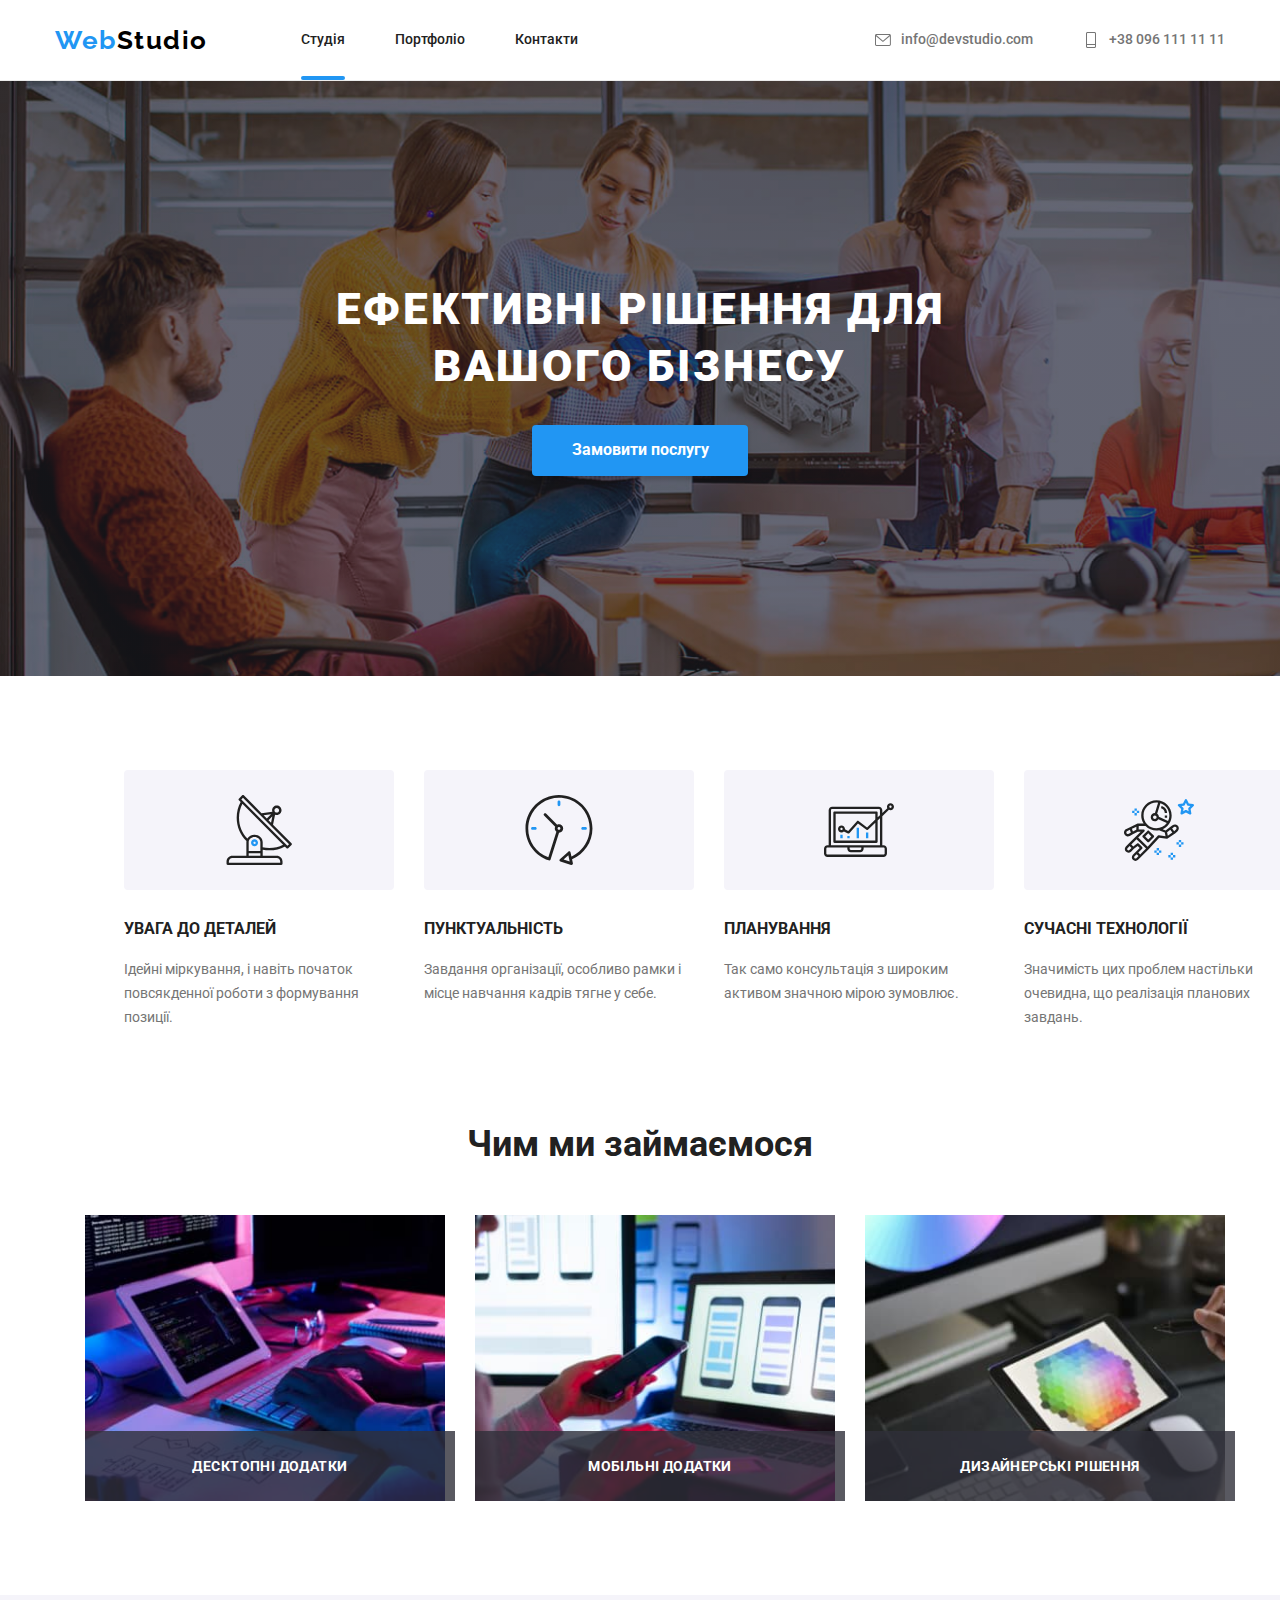
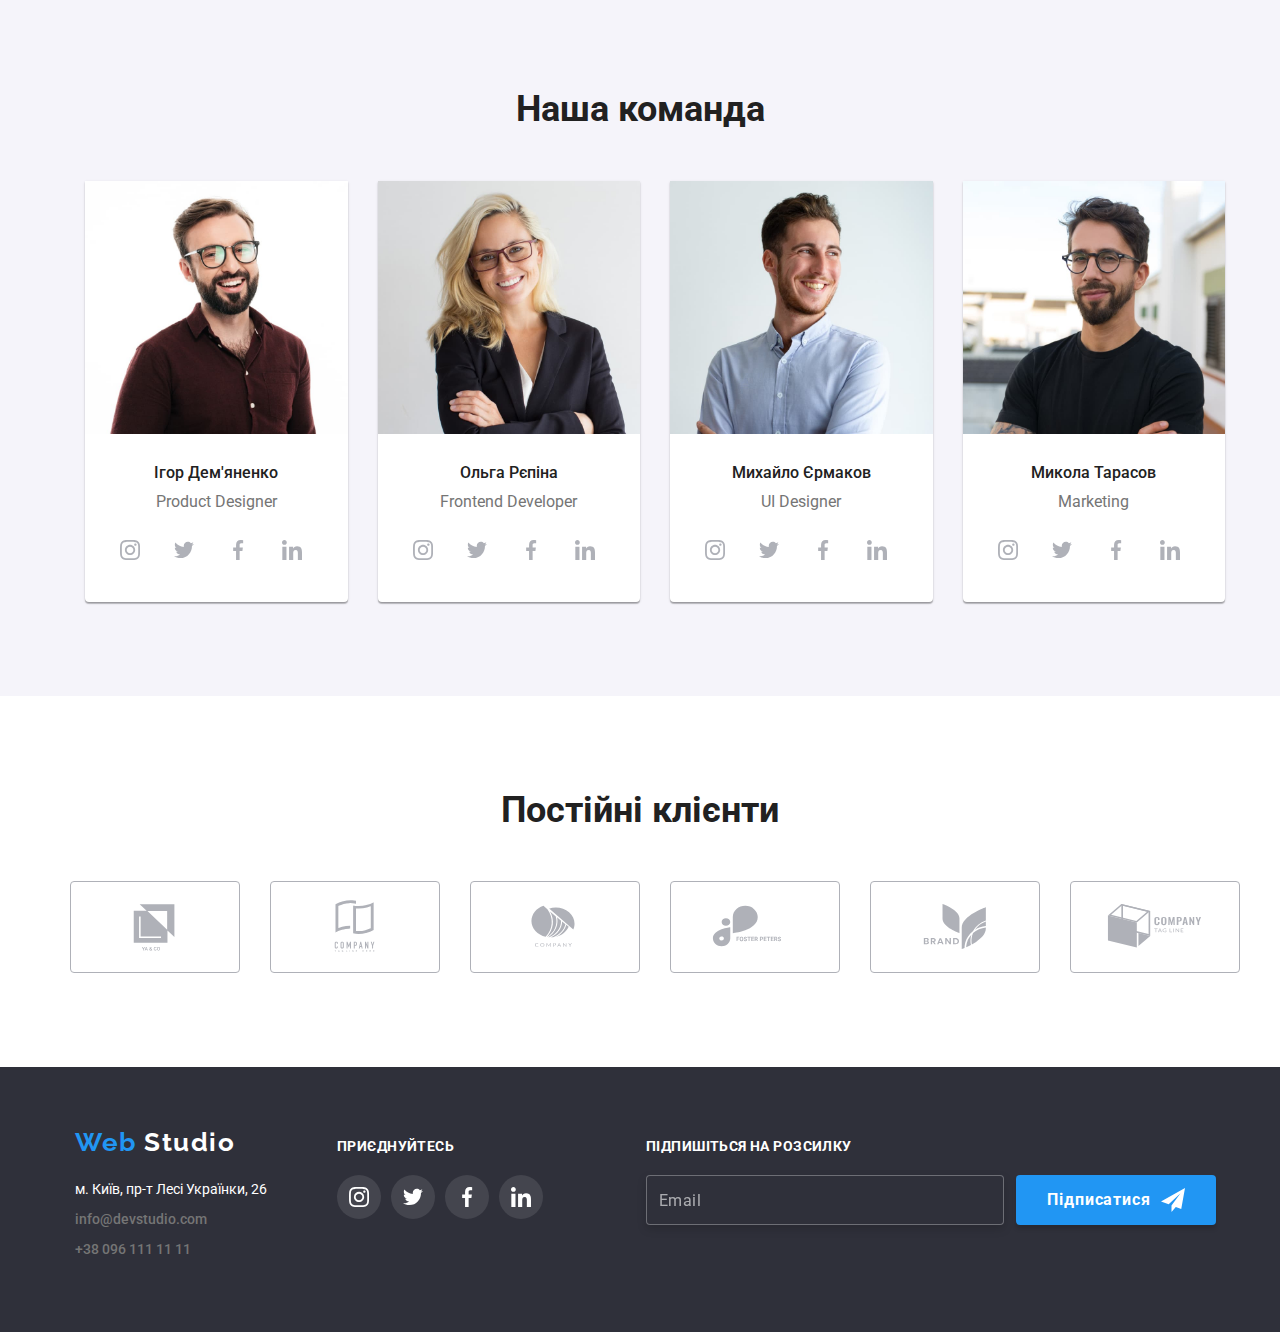
<file: index.html>
<!DOCTYPE html>
<html lang="en">

<head>
    <meta charset="UTF-8">
    <meta http-equiv="X-UA-Compatible" content="IE=edge">
    <meta name="viewport" content="width=device-width, initial-scale=1.0">
    <link rel="preconnect" href="https://fonts.googleapis.com">
    <link rel="preconnect" href="https://fonts.gstatic.com" crossorigin>
    <link
        href="https://fonts.googleapis.com/css2?family=Raleway:wght@700&family=Roboto:wght@400;500;700;900&display=swap"
        rel="stylesheet">
    <title>Document</title>
    <!-- <link rel="stylesheet" href="./css/styles.css">
    <link rel="stylesheet" href="./css/normalise.css"> -->

    <link rel="stylesheet" href="https://cdnjs.cloudflare.com/ajax/libs/modern-normalize/1.1.0/modern-normalize.min.css">
    <link rel="stylesheet" href="./css/main.min.css">
</head>

<body>
    <!--ШАПКА САЙТУ-->
    <header class="header">
        <div class="container header__container">
            <nav class="header__container">

                <a href="index.html" class="header__logo"><span class="logo__accent">Web</span>Studio</a>


                <ul class="header__nav list">
                    <li class="header__item"> <a class="header__link link current header__currents" href="./index.html">Студія</a></li>
                    <li class="header__item"> <a class="header__link link header__currents" href="./portfolio.html">Портфоліо</a></li>
                    <li class="header__item"> <a class="header__link link header__currents" href="">Контакти</a></li>
                </ul>
            </nav>
            <div class="header-contacts">
                <ul class="header__contacts list">

                    <li class="header__social contacts__mail">
                        <a class="header-contacts contacts__link link" href="mailto:info@devstudio.com">

                            <svg viewBox="0 0 100 100" width="16">
                                <use xlink:href="./images1/sprite.svg#icon-mail"></use>
                            </svg>info@devstudio.com

                        </a>
                    </li>


                    <li class="header__social contacts__tel">

                        <a class=" header-contacts contacts__link link" href="tel:+380961111111">

                            <svg viewBox="0 0 100 100" width="16">
                                <use xlink:href="./images1/sprite.svg#icon-telephone"></use>
                            </svg>+38 096 111 11 11
                        </a>
                    </li>

                </ul>
            </div>

        </div>
    </header>
    <main class="main">
        <!--БЛОК ГЕРОЙ-->

        <section class="hero">
            <div class="container">
                <h1 class="hero__title">Ефективні рішення для вашого бізнесу</h1>
                <button type="button" class="hero__button" data-modal-open >Замовити послугу</button>
            </div>
        </section>

        <!-- FORM -->
        
        <div class="backdrop is-hidden" data-modal>
            <div class="modal">
        
                <button type="button" class="close-button" data-modal-close>
                    <svg viewBox="0 0 100 100" width="11" height="11">
                        <use xlink:href="./images1/sprite.svg#icon-modal-close"></use>
                    </svg>
                </button>
        
                <p class="modal-title">Залиште свої дані, ми вам передзвонимо</p>
        
                <form>
        
                    <div class="form-element">
                        <label class="label label-name" for="name">Ім'я</label>
                        <div class="input-wrap">
        
                            <input class="form-name input-form" type="text" name="name" id="name" />
                            <svg class="input-svg" viewBox="0 0 100 100" width="18" height="18">
                                <use xlink:href="./images1/sprite.svg#icon-form-person"></use>
                            </svg>
                        </div>
        
                    </div>
        
                    <div class="form-element">
                        <label class="label" for="tel">Телефон</label>
                        <div class="input-wrap">
        
                            <input class="form-tel input-form" type="tel" name="tel" id="tel"
                                pattern="+[0-9]{2}-[0-9]{3}-[0-9]{3}-[0-9]{2}-[0-9]{2}" />
                            <svg class="input-svg" viewBox="0 0 100 100" width="18" height="18">
                                <use xlink:href="./images1/sprite.svg#icon-form-phone"></use>
                            </svg>
                        </div>
        
                    </div>
        
                    <div class="form-element">
                        <label class="label" for="mail">Пошта</label>
                        <div class="input-wrap">
        
                            <input class="form-mail input-form" type="email" name="mail" id="mail" />
                            <svg class="input-svg" viewBox="0 0 100 100" width="18" height="18">
                                <use xlink:href="./images1/sprite.svg#icon-form-email"></use>
                            </svg>
                        </div>
        
                    </div>
        
                    <div class="form-element">
                        <label class="label" for="search">Коментар</label>
        
                        <textarea class="form-textarea" name="" id="" cols="30" rows="20"
                            placeholder="Введіть текст"></textarea>
        
                    </div>
        
                    <div class="accept">
                        <input type="checkbox" name="accept" value="accept" id="accept" class="visually-hidden" />
                        <div class="checkbox">
                            <label class="label-accept" for="accept">
                                <svg viewBox="0 0 100 100" width="12">
                                    <use xlink:href="./images1/sprite.svg#icon-tick"></use>
                                </svg>
                                </div>
                                </label>
                                <label class="label-accept" for="accept">
                                <p class="text-in-checkbox">Погоджуюся з розсилкою та приймаю
                                    <span><a class="contract-link link" href="">Умови договору</a> </span>
                                </p>

                            </label>
                                
                    </div>
        
                    <button type="submit" class="form-btn">Відправити</button>
        
                </form>
        
        
            </div>
        
        </div>

        <!--ПЕРЕВАГИ-->
        <section class="section">
            <div class="container ">
                <h2 hidden>Переваги</h2>
            </div>
            <ul class="benefits">
                <li class="benefits__item">
                    <div class="benefits__svg ">

                        <svg viewBox="0 0 100 100" width="70">
                            <use xlink:href="./images1/sprite.svg#icon-antena-1"></use>
                        </svg>

                    </div>

                    <h3 class="benefits__title">УВАГА ДО ДЕТАЛЕЙ</h3>
                    <p class="benefits__description">Ідейні міркування, і навіть початок повсякденної роботи з формування позиції.
                    </p>

                </li>
                <li class="benefits__item">
                    <div class="benefits__svg">

                        <svg viewBox="0 0 100 100" width="70">
                            <use xlink:href="./images1/sprite.svg#icon-clock-2"></use>
                        </svg>

                    </div>

                    <h3 class="benefits__title">ПУНКТУАЛЬНІСТЬ</h3>
                    <p class="benefits__description">Завдання організації, особливо рамки і місце навчання кадрів тягне у себе.
                    </p>

                </li>
                <li class="benefits__item">
                    <div class="benefits__svg">

                        <svg viewBox="0 0 100 100" width="70">
                            <use xlink:href="./images1/sprite.svg#icon-diagram-3"></use>
                        </svg>

                    </div>

                    <h3 class="benefits__title">ПЛАНУВАННЯ</h3>
                    <p class="benefits__description">Так само консультація з широким активом значною мірою зумовлює.</p>

                </li>

                <li class="benefits__item">
                    <div class="benefits__svg">

                        <svg viewBox="0 0 100 100" width="70">
                            <use xlink:href="./images1/sprite.svg#icon-astronaut-4"></use>
                        </svg>

                    </div>

                    <h3 class="benefits__title">СУЧАСНІ ТЕХНОЛОГІЇ</h3>
                    <p class="benefits__description">Значимість цих проблем настільки очевидна, що реалізація планових завдань.
                    </p>

                </li>
            </ul>
            </div>
        </section>
        <!--ЧИМ ЗАЙМАЄМОСЯ-->
        <section class="section-works">
            <div class="container">
                <h2 class="section-title">Чим ми займаємося</h2>

                <ul class="work-list list">
                    <li class="work-item">
                        <div class="work-text"><p class="text-on-photo">ДЕСКТОПНІ ДОДАТКИ</p></div>
                        <img class="card-img" src="./images1/img.jpg" alt=" робота з планшетом " width="370">
                        
                    </li>

                    <li class="work-item">
                        <div class="work-text"><p class="text-on-photo">МОБІЛЬНІ ДОДАТКИ</p></div>

                        <img class="card-img" src="./images1/img2.jpg" alt=" робота з телефоном " width="370">
                        
                    </li>

                    <li class="work-item">
                        <div class="work-text"><p class="text-on-photo">ДИЗАЙНЕРСЬКІ РІШЕННЯ</p></div>

                        <img class="card-img" src="./images1/img3.jpg" alt=" робота з підбором кольорів " width="370">
                        
                    </li>
                </ul>
            </div>
        </section>
        <!--НАША КОМАНДА-->
        <section class="section-team">

            <h2 class="section-title">Наша команда</h2>

            <div class="container">

                <ul class="team-member-list">

                    <li class="team-item">
                        <article class="team-card">
                            <div class="team-card-thumb">
                                <img class="card-img" src="./images1/team-member1.jpg"
                                    alt=" учасник команди Ігор Дем'яненко" width="270">
                            </div>
                            <div class="team-card-content">

                                <h3 class="team-member">Ігор Дем'яненко</h3>

                                <p class="job-education">Product Designer</p>
                                <ul class="team-card-social list">
                                    <li class="social-item">
                                        <a class="social-link link" href="">
                                            <svg viewBox="0 0 100 100" width="20" height="20">
                                                <use xlink:href="./images1/sprite.svg#icon-instagram-1"></use>
                                            </svg>
                                        </a>
                                    </li>
                                    <li class="social-item">
                                        <a class="social-link link" href="">
                                            <svg viewBox="0 0 100 100" width="20" height="20">
                                                <use xlink:href="./images1/sprite.svg#icon-twitter-2"></use>
                                            </svg>
                                        </a>
                                    </li>
                                    <li class="social-item">
                                        <a class=" social-link link" href="">
                                            <svg viewBox="0 0 100 100" width="20" height="20">
                                                <use xlink:href="./images1/sprite.svg#icon-facebook-3"></use>
                                            </svg>
                                        </a>
                                    </li>
                                    <li class="social-item">
                                        <a class="social-link link" href="">
                                            <svg viewBox="0 0 100 100" width="20" height="20">
                                                <use xlink:href="./images1/sprite.svg#icon-linkedin-4"></use>
                                            </svg>
                                        </a>
                                    </li>
                                </ul>

                            </div>
                        </article>
                    </li>


                    <li class="team-item">
                        <article class="team-card">
                            <div class="card-thumb">
                                <img class="card-img" src="./images1/team-member2.jpg"
                                    alt=" учасник команди Ольга Рєпіна" width="270">
                            </div>
                            <div class="team-card-content">

                                <h3 class="team-member">Ольга Рєпіна</h3>

                                <p class="job-education">Frontend Developer</p>
                                <ul class="team-card-social list">
                                    <li class="social-item">
                                        <a class="social-link link" href="">
                                            <svg viewBox="0 0 100 100" width="20" height="20">
                                                <use xlink:href="./images1/sprite.svg#icon-instagram-1"></use>
                                            </svg>
                                        </a>
                                    </li>
                                    <li class="social-item">
                                        <a class="social-link link" href="">
                                            <svg viewBox="0 0 100 100" width="20" height="20">
                                                <use xlink:href="./images1/sprite.svg#icon-twitter-2"></use>
                                            </svg>
                                        </a>
                                    </li>
                                    <li class="social-item">
                                        <a class=" social-link link" href="">
                                            <svg viewBox="0 0 100 100" width="20" height="20">
                                                <use xlink:href="./images1/sprite.svg#icon-facebook-3"></use>
                                            </svg>
                                        </a>
                                    </li>
                                    <li class="social-item">
                                        <a class="social-link link" href="">
                                            <svg viewBox="0 0 100 100" width="20" height="20">
                                                <use xlink:href="./images1/sprite.svg#icon-linkedin-4"></use>
                                            </svg>
                                        </a>
                                    </li>
                                </ul>

                            </div>
                        </article>
                    </li>

                    <li class="team-item">
                        <article class="team-card">
                            <div class="card-thumb">
                                <img class="card-img" src="./images1/team-member3.jpg"
                                    alt=" учасник команди Микола Тарасов" width="270">
                            </div>
                            <div class="team-card-content">

                                <h3 class="team-member">Михайло Єрмаков</h3>

                                <p class="job-education">UI Designer</p>
                                <ul class="team-card-social list">
                                    <li class="social-item">
                                        <a class="social-link link" href="">
                                            <svg viewBox="0 0 100 100" width="20" height="20">
                                                <use xlink:href="./images1/sprite.svg#icon-instagram-1"></use>
                                            </svg>
                                        </a>
                                    </li>
                                    <li class="social-item">
                                        <a class="social-link link" href="">
                                            <svg viewBox="0 0 100 100" width="20" height="20">
                                                <use xlink:href="./images1/sprite.svg#icon-twitter-2"></use>
                                            </svg>
                                        </a>
                                    </li>
                                    <li class="social-item">
                                        <a class=" social-link link" href="">
                                            <svg viewBox="0 0 100 100" width="20" height="20">
                                                <use xlink:href="./images1/sprite.svg#icon-facebook-3"></use>
                                            </svg>
                                        </a>
                                    </li>
                                    <li class="social-item">
                                        <a class="social-link link" href="">
                                            <svg viewBox="0 0 100 100" width="20" height="20">
                                                <use xlink:href="./images1/sprite.svg#icon-linkedin-4"></use>
                                            </svg>
                                        </a>
                                    </li>
                                </ul>

                            </div>
                        </article>
                    </li>

                    <li class="team-item">
                        <article class="team-card">
                            <div class="card-thumb">
                                <img class="card-img" src="./images1/team-member4.jpg"
                                    alt=" учасник команди Михайло Єрмаков" width="270">
                            </div>
                            <div class="team-card-content">

                                <h3 class="team-member">Микола Тарасов</h3>

                                <p class="job-education">Marketing</p>
                                <ul class="team-card-social list">
                                    <li class="social-item">
                                        <a class="social-link link" href="">
                                            <svg viewBox="0 0 100 100" width="20" height="20">
                                                <use xlink:href="./images1/sprite.svg#icon-instagram-1"></use>
                                            </svg>
                                        </a>
                                    </li>
                                    <li class="social-item">
                                        <a class="social-link link" href="">
                                            <svg viewBox="0 0 100 100" width="20" height="20">
                                                <use xlink:href="./images1/sprite.svg#icon-twitter-2"></use>
                                            </svg>
                                        </a>
                                    </li>
                                    <li class="social-item">
                                        <a class=" social-link link" href="">
                                            <svg viewBox="0 0 100 100" width="20" height="20">
                                                <use xlink:href="./images1/sprite.svg#icon-facebook-3"></use>
                                            </svg>
                                        </a>
                                    </li>
                                    <li class="social-item">
                                        <a class="social-link link" href="">
                                            <svg viewBox="0 0 100 100" width="20" height="20">
                                                <use xlink:href="./images1/sprite.svg#icon-linkedin-4"></use>
                                            </svg>
                                        </a>
                                    </li>
                                </ul>

                            </div>
                        </article>
                    </li>

                </ul>

        </section>

        <!--ПОСТІЙНІ КЛІЕНТИ-->
        <section class="clients">
            <div class="container">
                <h2 class="clients__title">Постійні клієнти</h2>
                <ul class="clients__list list">
                    <li class="clients__item">
                        <a class="clients__link link" href="">
                            <svg  width="106" height="60">
                                <use xlink:href="./images1/sprite.svg#icon-clients-1"></use>
                            </svg>
                        </a>
                    </li>
                    <li class="clients__item">
                        <a class="clients__link link" href="">
                            <svg width="106" height="60">
                                <use xlink:href="./images1/sprite.svg#icon-clients-2"></use>
                            </svg>
                        </a>
                    </li>
                    <li class="clients__item">
                        <a class="clients__link link" href="">
                            <svg width="106" height="60">
                                <use xlink:href="./images1/sprite.svg#icon-clients-3"></use>
                            </svg>
                        </a>
                    </li>
                    <li class="clients__item">
                        <a class="clients__link link" href="">
                            <svg width="106" height="60">
                                <use xlink:href="./images1/sprite.svg#icon-clients-4"></use>
                            </svg>
                        </a>
                    </li>
                    <li class="clients__item">
                        <a class="clients__link link" href="">
                            <svg width="106" height="60">
                                <use xlink:href="./images1/sprite.svg#icon-clients-5"></use>
                            </svg>
                        </a>
                    </li>
                    <li class="clients__item">
                        <a class="clients__link link" href="">
                            <svg width="106" height="60">
                                <use xlink:href="./images1/sprite.svg#icon-clients-6"></use>
                            </svg>
                        </a>
                    </li>
                </ul>
            </div>
        </section>
    </main>

    <!--ФУТЕР-->

    <footer class="footer">
        <div class="container">
            <div class="footer-flex-wrapper">
                <div class="footer-nav">
                    <a href="index.html" class="logo-footer"> <span class="logo-accent">Web</span> <span
                            class="footer-studio">Studio</span>
                    </a>
                    <address>

                        <ul class="contacts-footer list">
                            <li class="item"> <a
                                    href="https://www.google.com.ua/maps/place/%D0%B1%D1%83%D0%BB.+%D0%9B%D0%B5%D1%81%D0%B8+%D0%A3%D0%BA%D1%80%D0%B0%D0%B8%D0%BD%D0%BA%D0%B8,+26,+%D0%9A%D0%B8%D0%B5%D0%B2,+02000/@50.4265841,30.5361971,17z/data=!3m1!4b1!4m5!3m4!1s0x40d4cf0e033ecbe9:0x57a4dffefec77da0!8m2!3d50.4265807!4d30.5383858?hl=ru"
                                    target="_blank" rel="noopener nofollow noreferrer" class="address">
                                    м. Київ, пр-т Лесі Українки, 26</a></li>
                            <li class="item"><a href="mailto:info@devstudio.com" class="link">info@devstudio.com</a>
                            </li>
                            <li class="item"><a class=" footer-link link" href="tel:+380961111111" >+38 096 111 11 11</a></li>
                        </ul>

                    </address>
                </div>


                <div class="social-footer">
                    <b class="footer-title-form">ПРИЄДНУЙТЕСЬ</b>

                    <div class="social-media">
                        <ul class="team-card-social list">
                            <li class="social-item">
                                <a class="social-footer-link link" href="">
                                    <svg  viewBox="0 0 100 100" width="20" height="20">
                                        <use xlink:href="./images1/sprite.svg#icon-instagram-1"></use>
                                    </svg>
                                </a>
                            </li>
                            <li class="social-item">
                                <a class="social-footer-link link" href="">
                                    <svg  viewBox="0 0 100 100" width="20" height="20">
                                        <use xlink:href="./images1/sprite.svg#icon-twitter-2"></use>
                                    </svg>
                                </a>
                            </li>
                            <li class="social-item">
                                <a class=" social-footer-link link" href="">
                                    <svg viewBox="0 0 100 100" width="20" height="20">
                                        <use xlink:href="./images1/sprite.svg#icon-facebook-3"></use>
                                    </svg>
                                </a>
                            </li>
                            <li class="social-item">
                                <a class="social-footer-link link" href="">
                                    <svg viewBox="0 0 100 100" width="20" height="20">
                                        <use xlink:href="./images1/sprite.svg#icon-linkedin-4"></use>
                                    </svg>
                                </a>
                            </li>
                        </ul>
                    </div>
                </div>

                <div class="footer-form">
                    <b class="footer-title-form">ПІДПИШІТЬСЯ НА РОЗСИЛКУ</b>
                    <form>
                    <div class="form-element-footer">
                        
                        <label class="label" for="mail"></label>
                        
                        <input class="footer-mail" type="email" name="mail" id="mail" placeholder="Email" />
                        
                        <button type="submit" class="footer-btn">Підписатися
                            <svg class="footer-form-svg" viewBox="0 0 100 100" width="24" height="24">
                                <use xlink:href="./images1/sprite.svg#icon-subscribe"></use>
                            </svg>
                        </button>
                    </div>
                    </form>
            </div>
        </div>
    </footer>
    
    <script src="./js/modal.js"></script>
   

</body>

</html>
</file>
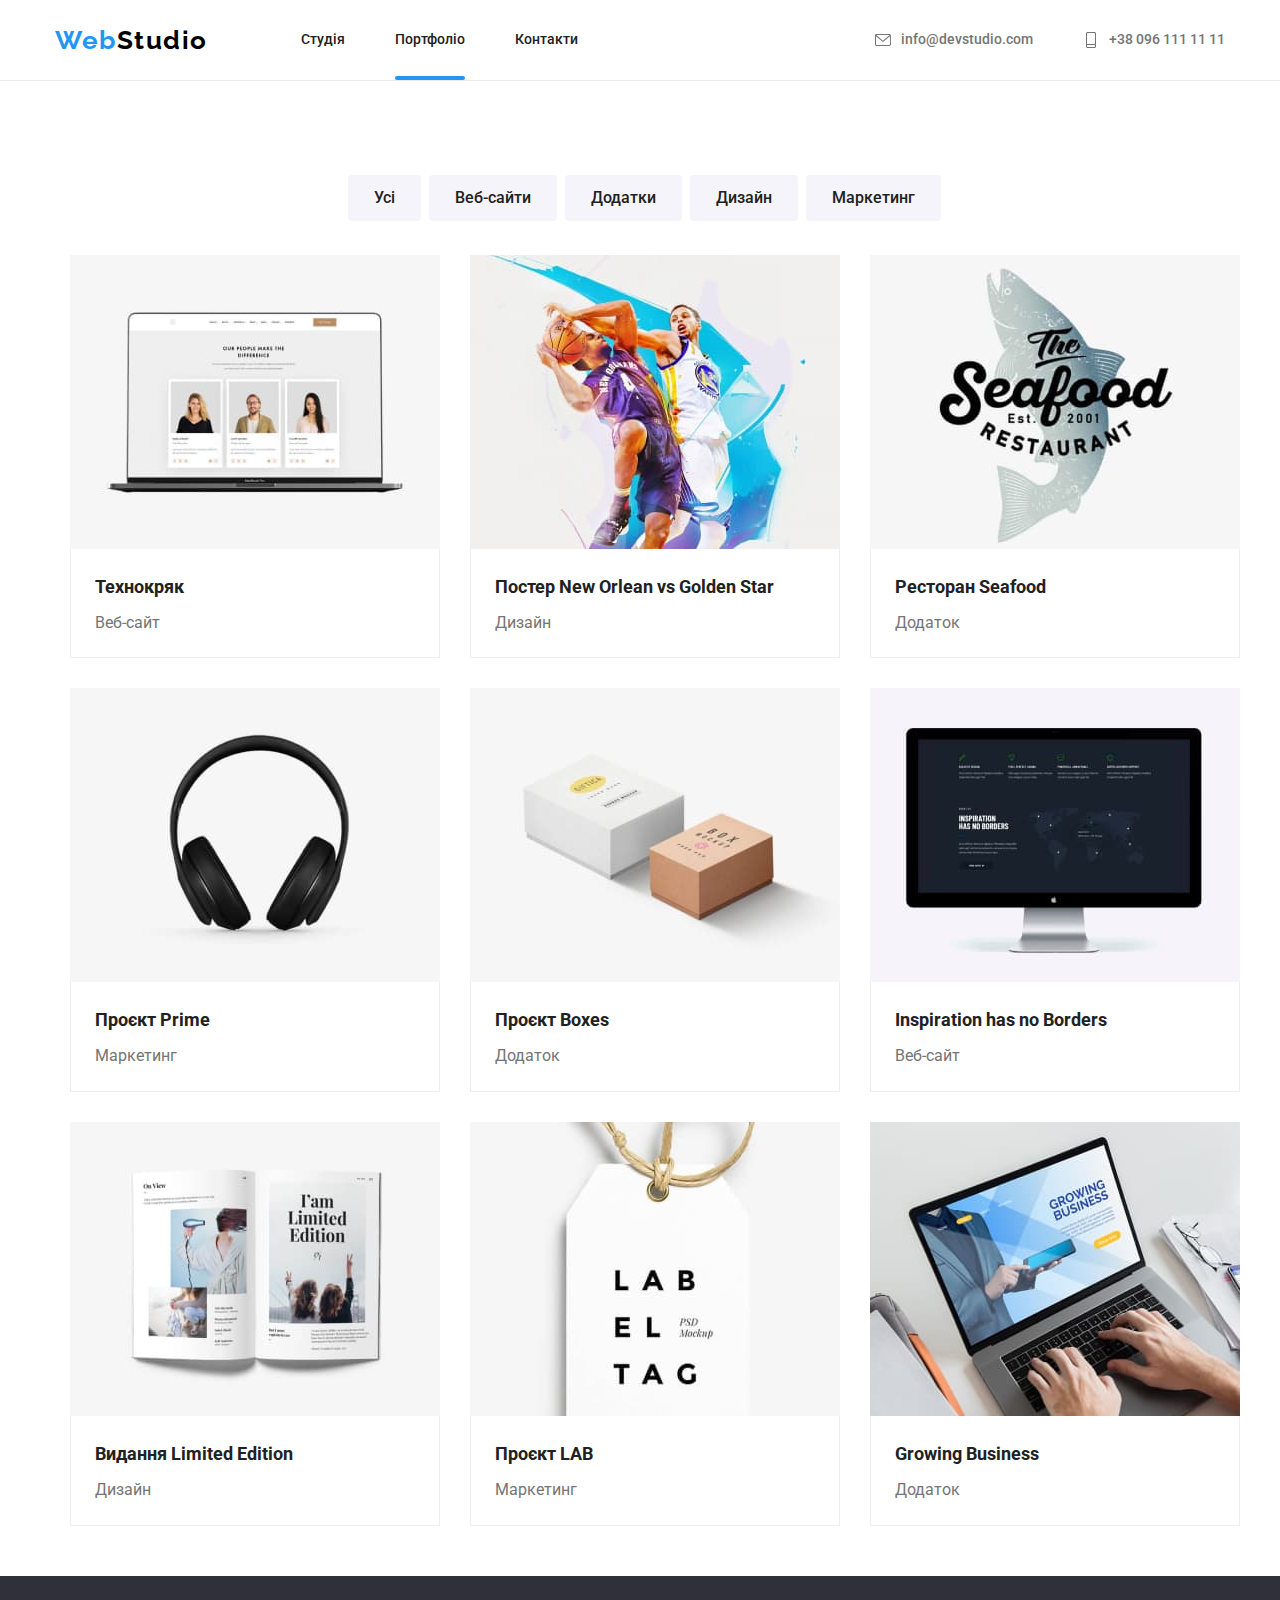
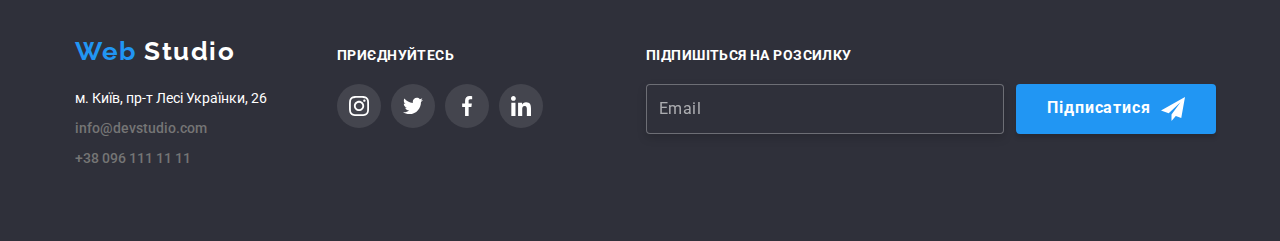
<file: portfolio.html>
<!DOCTYPE html>
<html lang="en">

<head>
    <meta charset="UTF-8">
    <meta http-equiv="X-UA-Compatible" content="IE=edge">
    <meta name="viewport" content="width=device-width, initial-scale=1.0">
    <link rel="preconnect" href="https://fonts.googleapis.com">
    <link rel="preconnect" href="https://fonts.gstatic.com" crossorigin>
    <link
        href="https://fonts.googleapis.com/css2?family=Raleway:wght@700&family=Roboto:wght@400;500;700;900&display=swap"
        rel="stylesheet">
    <title>Document</title>
    <!-- <link rel="stylesheet" href="./css/styles.css">
    <link rel="stylesheet" href="./css/normalise.css"> -->
    
    <link rel="stylesheet" href="https://cdnjs.cloudflare.com/ajax/libs/modern-normalize/1.1.0/modern-normalize.min.css">
    <link rel="stylesheet" href="./css/main.min.css">
</head>

<body>
    <!--Шапка профиля-->

    <header class="header">
        <div class="container header__container">
            <nav class="header__container">
    
                <a href="index.html" class="header__logo"><span class="logo__accent">Web</span>Studio</a>
    
    
                <ul class="header__nav list">
                    <li class="header__item"> <a class="header__link link  header__currents"
                            href="./index.html">Студія</a></li>
                    <li class="header__item"> <a class="header__link link current header__currents"
                            href="./portfolio.html">Портфоліо</a></li>
                    <li class="header__item"> <a class="header__link link header__currents" href="">Контакти</a></li>
                </ul>
            </nav>
            <div class="header-contacts">
                <ul class="header__contacts list">
    
                    <li class="header__social contacts__mail">
                        <a class="header-contacts contacts__link link" href="mailto:info@devstudio.com">
    
                            <svg viewBox="0 0 100 100" width="16">
                                <use xlink:href="./images1/sprite.svg#icon-mail"></use>
                            </svg>info@devstudio.com
    
                        </a>
                    </li>
    
    
                    <li class="header__social contacts__tel">
    
                        <a class=" header-contacts contacts__link link" href="tel:+380961111111">
    
                            <svg viewBox="0 0 100 100" width="16">
                                <use xlink:href="./images1/sprite.svg#icon-telephone"></use>
                            </svg>+38 096 111 11 11
                        </a>
                    </li>
    
                </ul>
            </div>
    
        </div>
    </header>

    <!--Список кнопок-->
    <main>
        <div class="container">
            <section class="section-portfolio">

                <h1 hidden>Навігація по стрінці</h1>
                <ul class="nav-prtf-button">

                    <li class="portfolio-item">
                        <button type="button" class="portfolio-btn">Усі</button>
                    </li>
                    <li class="portfolio-item">
                        <button type="button" class="portfolio-btn">Веб-сайти</button>
                    </li>
                    <li class="portfolio-item">
                        <button type="button" class="portfolio-btn">Додатки</button>
                    </li>
                    <li class="portfolio-item">
                        <button type="button" class="portfolio-btn">Дизайн</button>
                    </li>
                    <li class="portfolio-item">
                        <button type="button" class="portfolio-btn">Маркетинг</button>
                    </li>

                </ul>

                <!--Блок з роботами-->

                <h2 hidden>Блок з роботами</h2>
                <div class="container">

                    <ul class="card-set">
                        <li class="card-item">
                            <a class="card" href="">
                                <div class="card-thumb">
                                    <img class="card-img" src="images1/progect1.jpg " alt="ноутбук" width="370">
                                
                                <p class="card-details">Ресурс пропонує комплексні пропозиції з різним рівнем функціоналу та сервісів. 
                                    Все це дозволить відвідувачу отримати
                                    вичерпні відомості про компанію чи приватну
                                     особу.
                            </p>
                            </div>


                                <div class="card-content">
                                    <h3 class="header-cards">Технокряк</h3>
                                    <p class="paragraph-caption">Веб-сайт</p>
                                </div>
                            </a>


                        </li>

                        <li class="card-item">
                            <a class="card" href="">
                                <div class="card-thumb">
                                    <img class="card-img" src="images1/progect2.jpg" alt="постер баскетболистів"
                                        width="370">

                                        <p class="card-details">Ресурс пропонує комплексні пропозиції з різним рівнем функціоналу та сервісів.
                                            Все це дозволить відвідувачу отримати
                                            вичерпні відомості про компанію чи приватну
                                            особу.
                                        </p>
                                </div>

                                <div class="card-content">
                                    <h3 class="header-cards">Постер New Orlean vs Golden Star</h3>
                                    <p class="paragraph-caption">Дизайн</p>
                                </div>
                            </a>

                        </li>

                        <li class="card-item">
                            <a class="card" href="">
                                <div class="card-thumb">
                                    <img class="card-img" src="images1/progect3.jpg" alt="карточка ресторану"
                                        width="370">

                                        <p class="card-details">Ресурс пропонує комплексні пропозиції з різним рівнем функціоналу та сервісів.
                                            Все це дозволить відвідувачу отримати
                                            вичерпні відомості про компанію чи приватну
                                            особу.
                                        </p>
                                </div>

                                <div class="card-content">
                                    <h3 class="header-cards">Ресторан Seafood</h3>
                                    <p class="paragraph-caption">Додаток</p>
                                </div>
                            </a>

                        </li>

                        <li class="card-item">
                            <a class="card" href="">
                                <div class="card-thumb">
                                    <img class="card-img" src="images1/progect4.jpg" alt="навушники" width="370">
                                
                                    <p class="card-details">Ресурс пропонує комплексні пропозиції з різним рівнем функціоналу та сервісів.
                                        Все це дозволить відвідувачу отримати
                                        вичерпні відомості про компанію чи приватну
                                        особу.
                                    </p>
                                </div>

                                <div class="card-content">
                                    <h3 class="header-cards">Проєкт Prime</h3>
                                    <p class="paragraph-caption">Маркетинг</p>
                                </div>
                            </a>
                        </li>



                        <li class="card-item">
                            <a class="card" href="">
                                <div class="card-thumb">
                                    <img class="card-img" src="images1/progect5.jpg" alt="бокси" width="370">

                                    <p class="card-details">Ресурс пропонує комплексні пропозиції з різним рівнем функціоналу та сервісів.
                                        Все це дозволить відвідувачу отримати
                                        вичерпні відомості про компанію чи приватну
                                        особу.
                                    </p>
                                </div>

                                <div class="card-content">
                                    <h3 class="header-cards">Проєкт Boxes</h3>
                                    <p class="paragraph-caption">Додаток</p>
                                </div>
                            </a>

                        </li>

                        <li class="card-item">
                            <a class="card" href="">
                                <div class="card-thumb">
                                    <img class="card-img" src="images1/progect6.jpg" alt="комп`ютер" width="370">

                                    <p class="card-details">Ресурс пропонує комплексні пропозиції з різним рівнем функціоналу та сервісів.
                                        Все це дозволить відвідувачу отримати
                                        вичерпні відомості про компанію чи приватну
                                        особу.
                                    </p>
                                </div>

                                <div class="card-content">
                                    <h3 class="header-cards">Inspiration has no Borders</h3>
                                    <p class="paragraph-caption">Веб-сайт</p>
                                </div>
                            </a>

                        </li>

                        <li class="card-item">
                            <a class="card" href="">
                                <div class="card-thumb">
                                    <img class="card-img" src="images1/progect7.jpg" alt="журнал" width="370">

                                    <p class="card-details">Ресурс пропонує комплексні пропозиції з різним рівнем функціоналу та сервісів. 
                                    Все це дозволить відвідувачу отримати
                                    вичерпні відомості про компанію чи приватну
                                     особу.
                            </p>
                                </div>

                                <div class="card-content">
                                    <h3 class="header-cards">Видання Limited Edition</h3>
                                    <p class="paragraph-caption">Дизайн</p>
                                </div>
                            </a>

                        </li>

                        <li class="card-item">
                            <a class="card" href="">
                                <div class="card-thumb">
                                    <img class="card-img" src="images1/progect8.jpg" alt="візитка" width="370">

                                    <p class="card-details">Ресурс пропонує комплексні пропозиції з різним рівнем функціоналу та сервісів. 
                                    Все це дозволить відвідувачу отримати
                                    вичерпні відомості про компанію чи приватну
                                     особу.
                            </p>
                                </div>

                                <div class="card-content">
                                    <h3 class="header-cards">Проєкт LAB</h3>
                                    <p class="paragraph-caption">Маркетинг</p>
                                </div>
                            </a>

                        </li>

                        <li class="card-item">
                            <a class="card" href="">
                                <div class="card-thumb">
                                    <img class="card-img" src="images1/progect9.jpg" alt="робота за ноутбуком"
                                        width="370">

                                        <p class="card-details">Ресурс пропонує комплексні пропозиції з різним рівнем функціоналу та сервісів.
                                            Все це дозволить відвідувачу отримати
                                            вичерпні відомості про компанію чи приватну
                                            особу.
                                        </p>
                                </div>

                                <div class="card-content">
                                    <h3 class="header-cards">Growing Business</h3>
                                    <p class="paragraph-caption">Додаток</p>
                                </div>
                            </a>

                        </li>

                    </ul>
                </div>
        </div>

        </section>

    </main>
    <!--Футер-->

    <footer class="footer">
        <div class="container">
            <div class="footer-flex-wrapper">
                <div class="footer-nav">
                    <a href="index.html" class="logo-footer"> <span class="logo-accent">Web</span> <span
                            class="footer-studio">Studio</span>
                    </a>
                    <address>
    
                        <ul class="contacts-footer list">
                            <li class="item"> <a
                                    href="https://www.google.com.ua/maps/place/%D0%B1%D1%83%D0%BB.+%D0%9B%D0%B5%D1%81%D0%B8+%D0%A3%D0%BA%D1%80%D0%B0%D0%B8%D0%BD%D0%BA%D0%B8,+26,+%D0%9A%D0%B8%D0%B5%D0%B2,+02000/@50.4265841,30.5361971,17z/data=!3m1!4b1!4m5!3m4!1s0x40d4cf0e033ecbe9:0x57a4dffefec77da0!8m2!3d50.4265807!4d30.5383858?hl=ru"
                                    target="_blank" rel="noopener nofollow noreferrer" class="address">
                                    м. Київ, пр-т Лесі Українки, 26</a></li>
                            <li class="item"><a href="mailto:info@devstudio.com" class="link">info@devstudio.com</a>
                            </li>
                            <li class="item"><a class=" footer-link link" href="tel:+380961111111">+38 096 111 11 11</a>
                            </li>
                        </ul>
    
                    </address>
                </div>
    
    
                <div class="social-footer">
                    <b class="footer-title-form">ПРИЄДНУЙТЕСЬ</b>
    
                    <div class="social-media">
                        <ul class="team-card-social list">
                            <li class="social-item">
                                <a class="social-footer-link link" href="">
                                    <svg viewBox="0 0 100 100" width="20" height="20">
                                        <use xlink:href="./images1/sprite.svg#icon-instagram-1"></use>
                                    </svg>
                                </a>
                            </li>
                            <li class="social-item">
                                <a class="social-footer-link link" href="">
                                    <svg viewBox="0 0 100 100" width="20" height="20">
                                        <use xlink:href="./images1/sprite.svg#icon-twitter-2"></use>
                                    </svg>
                                </a>
                            </li>
                            <li class="social-item">
                                <a class=" social-footer-link link" href="">
                                    <svg viewBox="0 0 100 100" width="20" height="20">
                                        <use xlink:href="./images1/sprite.svg#icon-facebook-3"></use>
                                    </svg>
                                </a>
                            </li>
                            <li class="social-item">
                                <a class="social-footer-link link" href="">
                                    <svg viewBox="0 0 100 100" width="20" height="20">
                                        <use xlink:href="./images1/sprite.svg#icon-linkedin-4"></use>
                                    </svg>
                                </a>
                            </li>
                        </ul>
                    </div>
                </div>
    
                <div class="footer-form">
                    <b class="footer-title-form">ПІДПИШІТЬСЯ НА РОЗСИЛКУ</b>
                    <form>
                        <div class="form-element-footer">
                
                            <label class="label" for="mail"></label>
                
                            <input class="footer-mail" type="email" name="mail" id="mail" placeholder="Email" />
                
                            <button type="submit" class="footer-btn">Підписатися
                                <svg class="footer-form-svg" viewBox="0 0 100 100" width="24" height="24">
                                    <use xlink:href="./images1/sprite.svg#icon-subscribe"></use>
                                </svg>
                            </button>
                        </div>
                    </form>
                </div>
            </div>
    </footer>


</body>

</html>
</file>
<file: css/styles.css>
/* Шрифты для страницы :
font-family: 'Raleway',
sans-serif;
font-family: 'Roboto',
sans-serif; */
/* ОСНОВНІ ВЛАСТИВОСТІ*/
.page-header {
    font-weight: 500;
}

:root {
    --basic-color: #212121;
    --accent-color: #2196f3;
    --contacts-and-paragraph-color: #757575;
    --logo-color: #000;
    --white-color: #fff;
    --background-hero-and-footer: #2F303A;
    --secondary-bg-color: #F5F4FA;
    --card-set-gap: 30px;
    --border-prtf-img: #EEEEEE;
    --svg-color: #AFB1B8;
    --time-duration: 250ms;
    --cubic-bezier: cubic-bezier(0.4, 0, 0.2, 1);
}

/* ШАПКА */
.header {
    border-bottom: 1px solid #ECECEC;
}

.header .flex-container {
    display: flex;
    align-items: center;
}

.header-container {
    display: flex;
}

.header .flex-container {
    display: flex;
    align-items: center;
}

/*ЛОГОТИП*/
.logo {
    font-family: 'Raleway', sans-serif;
    font-weight: 700;
    font-size: 26px;
    line-height: 1.19;
    text-decoration: none;
    color: #000000;
    margin-left: 0px;
    margin-right: 0;
    letter-spacing: 0.06em;
}

.logo-accent {
    color: var(--accent-color);
}

/*НАВІГАЦІЯ*/
.header .flex-container {
    display: flex;
    align-items: center;
}
.header .site-nav {
    column-gap: 50px;
}

nav.flex-container {
    column-gap: 93px;
}

.nav-item {
    line-height: 0;
}

.site-nav {
    display: flex;
    justify-content: flex-end;
}

.site-nav .link.current {
    color: var(--accent-color);
}

.site-nav .link {
    display: flex;
    color: var(--basic-color);
    font-weight: 500;
    line-height: 1.14;
    text-decoration: none;
}

.site-nav .link:hover,
.site-nav .link:focus {
    color: var(--accent-color);
}

.header .nav-link {
    display: block;
    padding-top: 32px;
    padding-bottom: 32px;
    color: var(--basic-color);
    
    position: relative;
    transition: color var(--time-duration) var(--cubic-bezier);
}

.current::after {
    display: block;
    content: '';
    width: 100%;
    height: 4px;
    background-color: var(--accent-color);
    position: absolute;
    bottom: 0;
    left: 0;
    border-radius: 2px;
}

.header .nav-contacts {
    margin-left: auto;
    color: inherit;
    display: flex;
    column-gap: 10px;
    align-items: center;
}

/*КОНТАКТИ*/
.contacts-header .link {
    color: var(--contacts-and-paragraph-color);
    font-weight: 500;
    line-height: 1.14;
    text-decoration: none;
}

.contacts-header .link:hover,
.contacts-header .link:focus {
    color: var(--accent-color);
}

.contacts-header .address:hover,
.contacts-header .address:focus {
    color: var(--accent-color);
}

.contacts-header .address {
    color: var(--white-color);
    line-height: 1.7;
}

.contacts-header {
    display: flex;
    justify-content: flex-end;
}

.header-tel {
    padding-left: 50px;
}

.social-item-header {
    display: flex;
    justify-content: center;
    align-items: center;
    fill: var(--contacts-and-paragraph-color);
}

.nav-contacts:hover,
.nav-contacts:focus {
    fill: var(--accent-color);
}

.nav-contacts{
    transition: color var(--time-duration) var(--cubic-bezier),
    fill var(--time-duration) var(--cubic-bezier);
}

.site-nav .item {
    margin-right: 50px;
}

.site-nav .item:last-child {
    margin-right: 0;
}

.site-nav .item:not(:last-child) {
    margin-right: 50px;
}

/* ЗАГОЛОВОК ГЕРОЙ */
.banner {
    background-image: linear-gradient(rgba(47, 48, 58, 0.4), rgba(47, 48, 58, 0.4)), url(../images1/hero/slider-img1.png);
    background-color: var(--background-hero-and-footer);
    padding: 200px 0;
    text-align: center;
    background-repeat: no-repeat;
    background-size: cover;
}

.banner .hero-title {
    color: var(--white-color);
    font-weight: 900;
    font-size: 44px;
    line-height: 1.3;
    letter-spacing: 0.06em;
    text-transform: uppercase;
    width: 696px;
    margin-left: auto;
    margin-right: auto;
    margin-bottom: 30px;
}

.button-hero {

    margin: 0 auto;
    padding-bottom: 30px;
    padding: 10px 32px;
    min-width: 216px;
    border-radius: 4px;
    border: 1px solid transparent;
    box-shadow: 0px 4px 4px rgba(0, 0, 0, 0.15);

    background-color: var(--accent-color);
    color: var(--white-color);
    font-family: 'Roboto';
    font-weight: 700;
    font-size: 16px;
    line-height: 1.8;
    cursor: pointer;
    text-align: center;

    transition: fill var(--time-duration) var(--cubic-bezier),
    background-color var(--time-duration) var(--cubic-bezier);

}

.button-hero:hover,
.button-hero :focus {
    background-color: #188CE8;
    box-shadow: 0px 4px 4px rgba(0, 0, 0, 0.15);
    border-radius: 4px;
}

/* ПЕРЕВАГИ */
 .benefits-list {
    display: flex;

}

.benefits-svg {
    display: flex;
    justify-content: center;
    align-items: center;
    width: 270px;
    height: 120px;

    background-color: #F5F4FA;
    border-radius: 4px;
}

.benefits-item {
    margin-left: 30px;
}

.description {
    color: var(--contacts-and-paragraph-color);
    line-height: 1.7;
}

.title-about .team-member {
    margin-top: 0;
    margin-bottom: 10px;
}

.title-about {
    padding-bottom: 10px;
    color: var(--basic-color);
    font-weight: 700;
    line-height: 1.1;
    text-transform: uppercase;
}  

 ul {
    list-style: none;
}

body {
    background-color: var(--white-color);
    color: #000000;
    font-size: 14px;
    font-family: 'Roboto', sans-serif;
    margin: 0;
}

address {
    font-style: normal;
}

a {
    text-decoration: none;
    position: relative;
    
}

.container {
    width: 1200px;
    margin-left: auto;
    margin-right: auto;
    padding-left: 15px;
    padding-right: 15px;
}

.section .no-padding {
    padding-top: 0;
    padding-bottom: 0;
}

.section {
    min-width: 1200px;
    padding-top: 94px;
    padding-bottom: 94px;
}

/* СБРОС */
h1,
h2,
h3,
h4,
h5,
h6,
p,
ul {
    margin: 0;
}

ul {
    padding-left: 0;
}

button {
    padding: 0;
    border: 0;
}

img {
    display: block;
    max-width: 100%;
    height: auto;
} 

/* /* ЧИМ ЗАЙМАЄМОСЯ */
.section-works {
    padding-bottom: 94px;
}

.section-title {
    margin-bottom: 50px;
    color: var(--basic-color);
    font-weight: 700;
    font-size: 36px;
    line-height: 1.16;
    text-align: center;
}

.work-list {
    padding: 0;
    list-style: none;
    display: flex;
    flex-wrap: wrap;
}

.work-list>.work-item {
    display: flex;
    margin-left: 30px;
    flex-basis: calc(100% / 3 - var(--card-set-gap));
    position: relative;
}

.work-list {
    display: flex;
    justify-content: space-between;
}

.list {
    padding: 0;
    margin: 0;
    list-style: none;
}

.text-on-photo{
    position: absolute;
    top: 50%;
    left: 50%;
    transform: translate(-50%, -50%);
    
    font-weight: 700;
    font-size: 14px;
    letter-spacing: 0.03em;
    text-transform: uppercase;
    color: var(--white-color);}

.work-text{
    position: absolute;
    
    width: 370px;
    height: 70px;
    background: rgba(47, 48, 58, 0.8);
    bottom: 0%; } */

/* НАША КОМАНДА */
.team-member {
    margin-top: 0;
    margin-bottom: 10px;
}
.benefits-svg {
    display: flex;
    justify-content: center;
    align-items: center;
    margin-bottom: 30px;
    border-radius: 4px;
    background-color: #F5F4FA;
}

.section-team {
    padding-top: 94px;
    padding-bottom: 94px;
}

.team-item {
    display: flex;
    margin-left: 30px;
}

.team-member-list {
    display: flex;
    margin-top: 0;
    margin-bottom: 0;
}

.team-member-list>.item {
    display: flex;
    margin-top: calc(-1 * var(--card-set-gap));
    margin-left: var(--card-set-gap);
    flex-basis: calc(100% / 4 - var(--card-set-gap));
    padding-top: 50px;
    padding-bottom: 94px;
}

.team-card-content {
    padding-top: 30px;
    padding-bottom: 30px;
}

.team-member {
    margin-bottom: 10px;
    color: var(--basic-color);
    font-weight: 500;
    font-size: 16px;
    line-height: 1.18;
    text-align: center;
}

.job-education {
    margin-top: 0;
    margin-bottom: 16px;
    color: var(--contacts-and-paragraph-color);
    font-size: 16px;
    line-height: 1.18;
    text-align: center;
}

.team-card {
    background: #FFFFFF;
    box-shadow: 0px 1px 3px rgba(0, 0, 0, 0.12), 0px 1px 1px rgba(0, 0, 0, 0.14), 0px 2px 1px rgba(0, 0, 0, 0.2);
    border-radius: 0px 0px 4px 4px;
}

.section-team {
    background-color: var(--secondary-bg-color);
}

.team-member-list {
    padding: 0;
    margin: 0;
    list-style: none;
    display: flex;
}

.team-card-social {
    display: flex;
    justify-content: center;
    align-items: center;
    padding-bottom: 30px;
}

.social-item {
    display: flex;
    justify-content: center;
    align-items: center;
}

.social-link:hover,
.social-link:focus {
    fill: var(--white-color);
    background-color: var(--accent-color);
}

.social-item.item:not(:last-child) {
    margin-right: 10px;
}

.social-item {
    margin-right: 10px;
}

.social-link {
    display: flex;
    width: 44px;
    height: 44px;
    fill: var(--svg-color);
    border: none;
    border-radius: 50%;
    justify-content: center;
    align-items: center;
    transition: fill var(--time-duration) var(--cubic-bezier),
    background-color var(--time-duration) var(--cubic-bezier);

} 

/* ПОСТІЙНІ КЛІЄНТИ */
.section-clients {
    padding-top: 94px;
    padding-bottom: 94px;
}

.clients-item {
    margin-left: 30px;
    fill: var(--svg-color);
}

.clients-link {
    display: block;
    display: flex;
    justify-content: center;
    align-items: center;
    width: 170px;
    height: 92px;

    border: 1px solid var(--svg-color);
    border-radius: 4px;
    fill: var(--svg-color);
    transition: fill var(--time-duration) var(--cubic-bezier),
    border var(--time-duration) var(--cubic-bezier);
}

.clients {
    display: flex;
    justify-content: center;
    align-items: center;
}

.clients-link:hover,
.clients-link:focus {
    fill: var(--accent-color);
    border: 1px solid var(--accent-color);
    border-radius: 4px;
} 

/*ПОРТФОЛІО*/

/* СПИСОК КНОПОК */
.section-portfolio {
    justify-content: center;
    margin-bottom: 50px;
    padding-top: 94px;
    margin-bottom: 50px;
}

.nav-prtf-button {
    display: flex;
    justify-content: center;
}

.portfolio-btn {
    margin-bottom: 34px;
    padding: 6px 22px;
    border: 4px solid transparent;
    border-radius: 4px;
    font-family: inherit;
    font-size: 16px;
    font-weight: 500;
    line-height: 1.6;
    color: var(--basic-color);
    cursor: pointer;
    background: #F5F4FA;
    transition: color var(--time-duration) var(--cubic-bezier),
    background-color var(--time-duration) var(--cubic-bezier),
    box-shadow var(--time-duration) var(--cubic-bezier);
    
}

.portfolio-item {
    padding-left: 8px;
    align-items: center;
}

.nav-prtf-button {
    display: flex;
}

.portfolio-btn:hover,
.portfolio-btn:focus {
    background-color: var(--accent-color);
    color: var(--white-color);
    border: none;
    border: 4px solid transparent;
    box-shadow: 0px 3px 1px rgba(0, 0, 0, 0.1), 0px 1px 2px rgba(0, 0, 0, 0.08),
        0px 2px 2px rgba(0, 0, 0, 0.12);
} 

/* БЛОК З РОБОТАМИ */
.card-set {
    margin-bottom: 30px;
    list-style: none;
    gap: 30px;
    display: flex;
    flex-wrap: wrap;
}

.card:hover,
.card:focus {
    display: block;
    box-shadow: 0px 1px 1px rgba(0, 0, 0, 0.12), 0px 4px 4px rgba(0, 0, 0, 0.06), 1px 4px 6px rgba(0, 0, 0, 0.16);
}
.card{
    
   transition: box-shadow var(--time-duration) var(--cubic-bezier);
}

.card-set>.card-item {
    display: flex;
}

.card-content {
    padding: 20px 24px;

    border: 1px solid var(--border-prtf-img);
    border-top: none;
}

.card-thumb{
position: relative;
overflow: hidden;

}
.card-thumb img{
    display: block;
}

.card:hover .card-details,
.card:focus .card-details{
    transform: translateY(0);
    transition: transform 500ms;
}

.card-details{
    position: absolute;
    top: 0;
    margin: 0;
    
    display: flex;
    height: 100%;
    padding: 63px 24px;
    font-size: 18px;
    line-height: 1.56;
    letter-spacing: 0.03em;
    background-color: rgba(33, 150, 243, 0.9);
    color: var(--white-color);


    transform: translateY(100%);
    transition: transform 500ms;
        
}
.header-cards {
    color: var(--basic-color);
    font-weight: 700;
    font-size: 18px;
    line-height: 2;
}

.paragraph-caption {
    margin-top: 4px;
    color: var(--contacts-and-paragraph-color);
    font-size: 16px;
    line-height: 1.8;
    text-decoration: none;
}

.list {
    padding: 0;
    margin: 0;
} 

/* ФУТЕР */
.footer {
    padding-top: 60px;
    padding-bottom: 60px;
}

.address {
    margin-top: 20px;
}

.contacts-footer .item {
    min-height: 21px;
}

.contacts-footer .item+.item {
    margin-top: 9px;
}

.link-footer {
    font-family: 'Roboto';
    font-weight: 400;
    font-size: 14px;
    line-height: 1.7;
    text-decoration: none;
    font-style: inherit;
}

.contacts-footer {
    display: block;
}

.contacts-footer .link {
    color: var(--contacts-and-paragraph-color);
    font-weight: 500;
    line-height: 1.14;
    text-decoration: none;
    transition: color var(--time-duration) var(--cubic-bezier),
    background-color var(--time-duration) var(--cubic-bezier);
}

.contacts-footer .link:hover,
.contacts-footer .link:focus {
    color: var(--accent-color);
}

.contacts-footer .address:hover,
.contacts-footer .address:focus {
    color: var(--accent-color);
}

.contacts-footer .address {
    color: var(--white-color);
    line-height: 1.7;
    transition: color var(--time-duration) var(--cubic-bezier),
    background-color var(--time-duration) var(--cubic-bezier);
}

.logo-footer {
    display: block;
    margin-bottom: 20px;
    font-family: 'Raleway', sans-serif;
    font-weight: 700;
    font-size: 26px;
    line-height: 1.19;
    text-decoration: none;
    color: #000000;
    margin-left: 215px;
    margin-left: 0;
    letter-spacing: 0.06em;
}

.footer {
    background-color: var(--background-hero-and-footer);
    display: block;
    padding: 60px;
}

.footer-nav {
    padding-bottom: 10px;
}

.footer-studio {
    color: var(--white-color);
}

.section {
    padding-right: 94px;
    padding-left: 94px;
}

.social-footer {
    margin-left: 70px;
}

.social-footer-link {
    display: flex;
    width: 44px;
    height: 44px;
    border: none;
    border-radius: 50%;
    justify-content: center;
    align-items: center;
    fill: var(--white-color);
    background: rgba(255, 255, 255, 0.1);

    transition: fill var(--time-duration) var(--cubic-bezier),
    background-color var(--time-duration) var(--cubic-bezier);
}

.social-footer-link:hover,
.social-footer-link:focus {
    fill: var(--white-color);
    background-color: var(--accent-color);

}

.footer-flex-wrapper {
    display: flex;
    align-items: baseline;
}

.social-media {
    margin-top: 20px;
} 

/* FOOTER-FORM */
.subscription-form {
    width: 570px;
    margin-left: 93px;
}
.footer-mail{
    padding: 0;

} 

/* MODAL */
.backdrop{
    position: fixed;
    top: 0;
    left: 0;

    width: 100%;
    height: 100vh;
    background-color: rgba(0, 0, 0, 0.2);
    transition: var(--time-duration) var(--cubic-bezier);
}

.modal{
    position: absolute;
    padding: 40px 40px;
        
    box-sizing: border-box;
    top: 50%;
    left: 50%;
    transform: translate(-50%,-50%);
    background-color: var(--white-color);
    width: 528px;
    box-shadow: 0px 1px 3px rgba(0, 0, 0, 0.12), 0px 1px 1px rgba(0, 0, 0, 0.14), 0px 2px 1px rgba(0, 0, 0, 0.2);
    border-radius: 4px;

}
.modal-title{
    
    display: flex;
    justify-content: center;
    align-items: center;

    font-weight: 700;
    font-size: 20px;
    line-height: 1.15px;
    letter-spacing: 0.03em;
    
    color: var(--basic-color);
    margin-bottom: 17px;
    margin-top: 20px;
    
}


.close-button{
    display: flex;
    justify-content: center;
    align-items: center;

    position: absolute;
    right: 8px;
    top: 8px;
    width: 30px;
    height: 30px;
   cursor: pointer;

    padding: 6px 6px;
    background: var(--white-color);
    border-radius: 50%;
    border: 1px solid rgba(0, 0, 0, 0.1);
    transition: fill var(--time-duration) var(--cubic-bezier);
}
.close-button:hover,
.close-button:focus{
    fill: var(--accent-color);
}
 .is-hidden{
    opacity: 0;
    visibility: hidden;
    pointer-events: none;
} 

.no-scroll{
    overflow: hidden;
}


.item-currents {
    transition: fill var(--time-duration) var(--cubic-bezier);
    }

    .svg-transition{
        
        transition: fill var(--time-duration) var(--cubic-bezier);
    }
 

    /* FORM */

    .form-element {
        display: flex;
        flex-direction: column;
        margin-bottom: 15px;
    }

    .label {
        
        margin-bottom: 10px;
        font-weight: 400;
        font-size: 12px;
        line-height: 1.16px;

        letter-spacing: 0.01em;
    
        color: var(--contacts-and-paragraph-color);
    }

    .label-name{
        margin-top: 17px;
    }
    .input-wrap{
        position: relative;
        
    }
     .input-svg{
        position: absolute;
        align-items: center;
        justify-content: center;
        
        padding: 0 0;
        margin: 0 0;
        top: 50%;
        left: 12px;
        transform: translateY(-70%);
    }

    .input-form{
        margin-bottom: 10px;
        box-sizing: border-box;
        height: 40px;
        padding-left: 42px;
        border: none;
        border: 1px solid rgba(33, 33, 33, 0.2);
        border-radius: 4px;
        width: 100%;
    }

    
    .form-element input:focus {
        outline: none;
        border: 1px solid var(--accent-color);
        transition: color var(--time-duration) var(--cubic-bezier);
        
    }
    .form-element input:focus + .input-svg{
        
        fill: var(--accent-color);
        transition: fill var(--time-duration) var(--cubic-bezier);

    }

        .form-textarea {
        margin-bottom: 20px;
        font-family: 'Roboto';
        font-style: normal;
        font-weight: 400;
        resize: none;
        height: 120px;
        padding-left: 10px;
        border: 1px solid rgba(33, 33, 33, 0.2);
        border-radius: 4px;
        
        padding-left: 16px;
        padding-top: 12px;
        font-size: 12px;
        line-height: 14px;
        letter-spacing: 0.01em;
        }
   

    .form-textarea:focus {
        outline: none;
        border: 1px solid var(--accent-color);
        transition: color var(--time-duration) var(--cubic-bezier);
    }

    .form-btn{
        
        padding: 30px 52px;
        display: flex;
        align-items: center;
        text-align: center;
        justify-content: center;
        

        font-weight: 700;
        font-size: 16px;
        line-height: 1.9px;
        letter-spacing: 0.06em;
        
        color: var(--white-color);
        background-color: var(--accent-color);
        box-shadow: 0px 4px 4px rgba(0, 0, 0, 0.15);
        border-radius: 4px;
        cursor: pointer;
        transition: color var(--time-duration) var(--cubic-bezier);

        width: 200px;
        height: 50px;
        border: 0;
        margin-top: 30px;
        margin-left: 124px;
    }

    .form-btn:hover,
    .form-btn:focus {
        background-color: #188CE8;
    }

    .checkbox{
        display: flex;
        align-items: center;
        justify-content: center;
        
        border: 2px solid var(--basic-color);
        width: 14px;
        height: 14px;
        border-radius: 3px;
       
    }
    
    .accept{
        display: flex;
        align-items: center;
        justify-content: center;
        margin-bottom: 30px;
    }

    .accept input:checked + .checkbox{
        background: var(--accent-color);
        border: 2px solid var(--accent-color);
        display: flex;
        justify-content: center;
        align-items: center;
    }


.text-in-checkbox{
    font-family: 'Roboto';
    padding-left: 7px;
    font-weight: 400;
    font-size: 14px;
    line-height: 0.5;
    letter-spacing: 0.06em;
    color: var(--contacts-and-paragraph-color);

}
.label-accept{
    display: flex;
}

    .visually-hidden{
        position: absolute;
        margin: -1px;
        clip-path: inset(50%);
        clip: rect(0 0 0 0);
        overflow: hidden;
        width: 1px;
        height: 1px;
        white-space: nowrap;
        border: 0;
        padding: 0;

    }
    .contract-link{
        color: var(--accent-color);
  

    }
    .text-in-checkbox a::before{
        content: '';
        bottom: 0;
        left: 0;
        width: 100%;
        position: absolute;
        height: 1px;
        background-color: var(--accent-color);
    }
.label{
        cursor: default;
} 

/* FOOTER FORM */
.footer-form{
    margin-left: 93px;
    padding-bottom: 20px;
    text-transform: uppercase;

}

.footer-mail {
    display: flex;
    padding-left: 12px;
    color: var(--white-color);
    font-size: 16px;
    line-height: 1.25;
    letter-spacing: 0.03em;
    width: 358px;
    height: 50px;
    background-color: var(--background-hero-and-footer);
    border: 1px solid rgba(255, 255, 255, 0.3);
    filter: drop-shadow(0px 4px 4px rgba(0, 0, 0, 0.15));
    border-radius: 4px;
}

.footer-btn:hover,
.footer-btn:focus{
    background-color: #188CE8;
    box-shadow: 0px 4px 4px rgba(0, 0, 0, 0.15);
    border-radius: 4px;
    
}
.footer-mail::placeholder{
    
    font-family: 'Roboto';
        font-style: normal;
        font-weight: 400;
        font-size: 16px;
        line-height: 1.25;
        display: flex;
        align-items: center;
        letter-spacing: 0.03em;
color: rgba(255, 255, 255, 0.6);
}
.footer-mail:focus{
    outline: none;
    border: 1px solid var(--accent-color);
    transition: color var(--time-duration) var(--cubic-bezier);
}
.footer-title-form {
    display: flex;
    margin-bottom: 20px;
    color: var(--white-color);
    font-family: 'Roboto';
    font-weight: 700;
    font-size: 14px;
    line-height: 1.14;
    letter-spacing: 0.03em;
}

.footer-btn {
    display: flex;
    align-items: center;
    text-align: center;
    justify-content: center;
    letter-spacing: 0.06em;
    margin-left: 12px;
    font-family: 'Roboto';
    font-weight: 700;
    font-size: 16px;
    line-height: 1.8;

    width: 200px;
    height: 50px;
    background-color: var(--accent-color);
    color: var(--white-color);
    box-shadow: 0px 4px 4px rgb(0 0 0 / 15%);
    border-radius: 4px;
    border: 0;


}

.footer-btn:hover,
.footer-btn:focus{
    background-color: #188CE8;
    box-shadow: 0px 4px 4px rgba(0, 0, 0, 0.15);
    border-radius: 4px;

}
.footer-form-svg{
    margin-left: 10px;
}


 .form-element-footer {
     display: flex;
     margin-bottom: 15px;
 }
 .logo-accent{
    color: var(--accent-color);
 }
</file>
<file: css/main.min.css>
/*! modern-normalize v1.1.0 | MIT License | https://github.com/sindresorhus/modern-normalize */*,::before,::after{-webkit-box-sizing:border-box;box-sizing:border-box}html{line-height:1.15;-webkit-text-size-adjust:100%;-moz-tab-size:4;-o-tab-size:4;tab-size:4}body{margin:0;font-family:system-ui,-apple-system,"Segoe UI",Roboto,Helvetica,Arial,sans-serif,"Apple Color Emoji","Segoe UI Emoji"}hr{height:0;color:inherit}abbr[title]{-webkit-text-decoration:underline dotted;text-decoration:underline dotted}b,strong{font-weight:bolder}code,kbd,samp,pre{font-family:ui-monospace,SFMono-Regular,Consolas,"Liberation Mono",Menlo,monospace;font-size:1em}small{font-size:80%}sub,sup{font-size:75%;line-height:0;position:relative;vertical-align:baseline}sub{bottom:-0.25em}sup{top:-0.5em}table{text-indent:0;border-color:inherit}button,input,optgroup,select,textarea{font-family:inherit;font-size:100%;line-height:1.15;margin:0}button,select{text-transform:none}button,[type=button],[type=reset],[type=submit]{-webkit-appearance:button}::-moz-focus-inner{border-style:none;padding:0}:-moz-focusring{outline:1px dotted ButtonText}:-moz-ui-invalid{box-shadow:none}legend{padding:0}progress{vertical-align:baseline}::-webkit-inner-spin-button,::-webkit-outer-spin-button{height:auto}[type=search]{-webkit-appearance:textfield;outline-offset:-2px}::-webkit-search-decoration{-webkit-appearance:none}::-webkit-file-upload-button{-webkit-appearance:button;font:inherit}summary{display:list-item}ul{list-style:none;padding-left:0}body{background-color:#fff;color:#000;font-size:14px;font-family:"Roboto",sans-serif;margin:0}address{font-style:normal}a{text-decoration:none;position:relative}h1,h2,h3,h4,h5,h6,p,ul{margin:0}button{padding:0;border:0}img{display:block;max-width:100%;height:auto}.container{width:1200px;margin-left:auto;margin-right:auto;padding-left:15px;padding-right:15px}.section .no-padding{padding-top:0;padding-bottom:0}.section{min-width:1200px;padding-top:94px;padding-bottom:94px}.header{border-bottom:1px solid #ececec}.flex-container .header{display:-webkit-box;display:-ms-flexbox;display:flex;-webkit-box-align:center;-ms-flex-align:center;align-items:center}.header-container{display:-webkit-box;display:-ms-flexbox;display:flex}.header__logo{font-family:"Raleway",sans-serif;font-weight:700;font-size:26px;line-height:1.19;text-decoration:none;color:#000;margin-left:0px;margin-right:0;letter-spacing:.06em}.logo__accent{color:#2196f3}.header__container{-webkit-column-gap:93px;-moz-column-gap:93px;column-gap:93px}.header .header__container{display:-webkit-box;display:-ms-flexbox;display:flex;-webkit-box-align:center;-ms-flex-align:center;align-items:center}.header__nav{-webkit-column-gap:50px;-moz-column-gap:50px;column-gap:50px;display:-webkit-box;display:-ms-flexbox;display:flex;-webkit-box-pack:end;-ms-flex-pack:end;justify-content:flex-end}.header__link{display:-webkit-box;display:-ms-flexbox;display:flex;color:#212121;font-weight:500;line-height:1.14;text-decoration:none;-webkit-transition:color 250ms cubic-bezier(0.4, 0, 0.2, 1);transition:color 250ms cubic-bezier(0.4, 0, 0.2, 1);padding-top:32px;padding-bottom:32px;position:relative;transition:color 250ms cubic-bezier(0.4, 0, 0.2, 1)}.header__link:hover,.header__link:focus{color:#2196f3}.current .header__link{color:#2196f3}.header-contacts{margin-left:auto;color:inherit;display:-webkit-box;display:-ms-flexbox;display:flex;-webkit-column-gap:10px;-moz-column-gap:10px;column-gap:10px;-webkit-box-align:center;-ms-flex-align:center;align-items:center}.header__currents:hover,.header__currents:focus{-webkit-transition:color 250ms cubic-bezier(0.4, 0, 0.2, 1),fill 250ms cubic-bezier(0.4, 0, 0.2, 1);transition:color 250ms cubic-bezier(0.4, 0, 0.2, 1),fill 250ms cubic-bezier(0.4, 0, 0.2, 1)}.header__item{line-height:0}.current::after{display:block;content:"";width:100%;height:4px;background-color:#2196f3;position:absolute;bottom:0;left:0;border-radius:2px}.header__contacts{display:-webkit-box;display:-ms-flexbox;display:flex;-webkit-box-pack:end;-ms-flex-pack:end;justify-content:flex-end}.contacts__link{color:#757575;font-weight:500;line-height:1.14;text-decoration:none}.contacts__link:hover,.contacts__link:focus{color:#2196f3}.contacts__link:hover,.contacts__link:focus{fill:#2196f3;-webkit-transition:fill 250ms cubic-bezier(0.4, 0, 0.2, 1);transition:fill 250ms cubic-bezier(0.4, 0, 0.2, 1)}.header__currents{-webkit-transition:fill 250ms cubic-bezier(0.4, 0, 0.2, 1);transition:fill 250ms cubic-bezier(0.4, 0, 0.2, 1)}.header__contacts{-webkit-transition:color 250ms cubic-bezier(0.4, 0, 0.2, 1),fill 250ms cubic-bezier(0.4, 0, 0.2, 1);transition:color 250ms cubic-bezier(0.4, 0, 0.2, 1),fill 250ms cubic-bezier(0.4, 0, 0.2, 1)}.header__contacts:hover,.header__contacts:focus{fill:#2196f3}.contacts__tel{padding-left:50px}.header__social{display:-webkit-box;display:-ms-flexbox;display:flex;-webkit-box-pack:center;-ms-flex-pack:center;justify-content:center;-webkit-box-align:center;-ms-flex-align:center;align-items:center;fill:#757575}.nav__item .header__nav{margin-right:50px}.nav__item:last-child .header__nav{margin-right:0}.nav__item:not(:last-child) .header__nav{margin-right:50px}.hero{background-image:-webkit-gradient(linear, left top, left bottom, from(rgba(47, 48, 58, 0.4)), to(rgba(47, 48, 58, 0.4))),url(../images1/hero/slider-img1.png);background-image:linear-gradient(rgba(47, 48, 58, 0.4), rgba(47, 48, 58, 0.4)),url(../images1/hero/slider-img1.png);background-color:#2f303a;padding:200px 0;text-align:center;background-repeat:no-repeat;background-size:cover}.hero__title{color:#fff;font-weight:900;font-size:44px;line-height:1.3;letter-spacing:.06em;text-transform:uppercase;width:696px;margin-left:auto;margin-right:auto;margin-bottom:30px}.hero__button{margin:0 auto;padding-bottom:30px;padding:10px 32px;min-width:216px;border-radius:4px;border:1px solid rgba(0,0,0,0);-webkit-box-shadow:0px 4px 4px rgba(0,0,0,.15);box-shadow:0px 4px 4px rgba(0,0,0,.15);background-color:#2196f3;color:#fff;font-family:"Roboto";font-weight:700;font-size:16px;line-height:1.8;cursor:pointer;text-align:center;-webkit-transition:fill 250ms cubic-bezier(0.4, 0, 0.2, 1),background-color 250ms cubic-bezier(0.4, 0, 0.2, 1);transition:fill 250ms cubic-bezier(0.4, 0, 0.2, 1),background-color 250ms cubic-bezier(0.4, 0, 0.2, 1)}.hero__button:hover,.hero__button:focus{background-color:#188ce8;-webkit-box-shadow:0px 4px 4px rgba(0,0,0,.15);box-shadow:0px 4px 4px rgba(0,0,0,.15);border-radius:4px}.benefits{display:-webkit-box;display:-ms-flexbox;display:flex;width:1170px}.benefits__svg{display:-webkit-box;display:-ms-flexbox;display:flex;-webkit-box-pack:center;-ms-flex-pack:center;justify-content:center;-webkit-box-align:center;-ms-flex-align:center;align-items:center;width:270px;height:120px;background-color:#f5f4fa;border-radius:4px;margin-bottom:30px}.benefits__item{margin-left:30px}.benefits__description{color:#757575;line-height:1.7}.benefits__title{margin-top:0;margin-bottom:10px;padding-bottom:10px;color:#212121;font-weight:700;line-height:1.1;text-transform:uppercase}.section-works{padding-bottom:94px}.section-title{margin-bottom:50px;color:#212121;font-weight:700;font-size:36px;line-height:1.16;text-align:center}.work-list{padding:0;list-style:none;display:-webkit-box;display:-ms-flexbox;display:flex;-ms-flex-wrap:wrap;flex-wrap:wrap}.work-list .work-item{display:-webkit-box;display:-ms-flexbox;display:flex;margin-left:30px;-ms-flex-preferred-size:calc(33.3333333333% - 30px);flex-basis:calc(33.3333333333% - 30px);position:relative}.work-list{display:-webkit-box;display:-ms-flexbox;display:flex;-webkit-box-pack:justify;-ms-flex-pack:justify;justify-content:space-between}.list{padding:0;margin:0;list-style:none}.text-on-photo{position:absolute;top:50%;left:50%;-webkit-transform:translate(-50%, -50%);transform:translate(-50%, -50%);font-weight:700;font-size:14px;letter-spacing:.03em;text-transform:uppercase;color:#fff}.work-text{position:absolute;width:370px;height:70px;background:rgba(47,48,58,.8);bottom:0%}.team-member{margin-top:0;margin-bottom:10px}.section-team{padding-top:94px;padding-bottom:94px}.team-item{display:-webkit-box;display:-ms-flexbox;display:flex;margin-left:30px}.team-member-list{display:-webkit-box;display:-ms-flexbox;display:flex;margin-top:0;margin-bottom:0}.team-member-list .item{display:-webkit-box;display:-ms-flexbox;display:flex;margin-top:-30px;margin-left:30px;-ms-flex-preferred-size:calc(25% - 30px);flex-basis:calc(25% - 30px);padding-top:50px;padding-bottom:94px}.team-card-content{padding-top:30px;padding-bottom:30px}.team-member{margin-bottom:10px;color:#212121;font-weight:500;font-size:16px;line-height:1.18;text-align:center}.job-education{margin-top:0;margin-bottom:16px;color:#757575;font-size:16px;line-height:1.18;text-align:center}.team-card{background:#fff;-webkit-box-shadow:0px 1px 3px rgba(0,0,0,.12),0px 1px 1px rgba(0,0,0,.14),0px 2px 1px rgba(0,0,0,.2);box-shadow:0px 1px 3px rgba(0,0,0,.12),0px 1px 1px rgba(0,0,0,.14),0px 2px 1px rgba(0,0,0,.2);border-radius:0px 0px 4px 4px}.section-team{background-color:#f5f4fa}.team-member-list{padding:0;margin:0;list-style:none;display:-webkit-box;display:-ms-flexbox;display:flex}.team-card-social{display:-webkit-box;display:-ms-flexbox;display:flex;-webkit-box-pack:center;-ms-flex-pack:center;justify-content:center;-webkit-box-align:center;-ms-flex-align:center;align-items:center;padding-bottom:30px}.social-item{display:-webkit-box;display:-ms-flexbox;display:flex;-webkit-box-pack:center;-ms-flex-pack:center;justify-content:center;-webkit-box-align:center;-ms-flex-align:center;align-items:center;margin-right:10px}.social-link:hover,.social-link:focus{fill:#fff;background-color:#2196f3}.social-item .item:not(:last-child){margin-right:10px}.social-link{display:-webkit-box;display:-ms-flexbox;display:flex;width:44px;height:44px;fill:#afb1b8;border:none;border-radius:50%;-webkit-box-pack:center;-ms-flex-pack:center;justify-content:center;-webkit-box-align:center;-ms-flex-align:center;align-items:center;-webkit-transition:fill 250ms cubic-bezier(0.4, 0, 0.2, 1),background-color 250ms cubic-bezier(0.4, 0, 0.2, 1);transition:fill 250ms cubic-bezier(0.4, 0, 0.2, 1),background-color 250ms cubic-bezier(0.4, 0, 0.2, 1)}.clients{padding-top:94px;padding-bottom:94px}.clients__title{margin-bottom:50px;color:#212121;font-weight:700;font-size:36px;line-height:1.16;text-align:center}.clients__item{margin-left:30px;fill:#afb1b8}.clients__link{display:block;display:-webkit-box;display:-ms-flexbox;display:flex;-webkit-box-pack:center;-ms-flex-pack:center;justify-content:center;-webkit-box-align:center;-ms-flex-align:center;align-items:center;width:170px;height:92px;border:1px solid #afb1b8;border-radius:4px;fill:#afb1b8;-webkit-transition:fill 250ms cubic-bezier(0.4, 0, 0.2, 1),border 250ms cubic-bezier(0.4, 0, 0.2, 1);transition:fill 250ms cubic-bezier(0.4, 0, 0.2, 1),border 250ms cubic-bezier(0.4, 0, 0.2, 1)}.clients__link:hover,.clients__link:focus{fill:#2196f3;border:1px solid #2196f3;border-radius:4px}.clients__list{display:-webkit-box;display:-ms-flexbox;display:flex;-webkit-box-pack:center;-ms-flex-pack:center;justify-content:center;-webkit-box-align:center;-ms-flex-align:center;align-items:center}.footer{padding-top:60px;padding-bottom:60px;background-color:#2f303a;display:block;padding:60px}.address{margin-top:20px}.contacts-footer .item{min-height:21px}.contacts-footer .item{margin-top:9px}.link-footer{font-family:"Roboto";font-weight:400;font-size:14px;line-height:1.7;text-decoration:none;font-style:inherit}.contacts-footer{display:block}.contacts-footer .link{color:#757575;font-weight:500;line-height:1.14;text-decoration:none;-webkit-transition:color 250ms cubic-bezier(0.4, 0, 0.2, 1),background-color 250ms cubic-bezier(0.4, 0, 0.2, 1);transition:color 250ms cubic-bezier(0.4, 0, 0.2, 1),background-color 250ms cubic-bezier(0.4, 0, 0.2, 1)}.contacts-footer .link:hover,.contacts-footer .link:focus{color:#2196f3}.contacts-footer .address{color:#fff;line-height:1.7;-webkit-transition:color 250ms cubic-bezier(0.4, 0, 0.2, 1),background-color 250ms cubic-bezier(0.4, 0, 0.2, 1);transition:color 250ms cubic-bezier(0.4, 0, 0.2, 1),background-color 250ms cubic-bezier(0.4, 0, 0.2, 1)}.contacts-footer .address:hover,.contacts-footer .address:focus{color:#2196f3}.logo-footer{display:block;margin-bottom:20px;font-family:"Raleway",sans-serif;font-weight:700;font-size:26px;line-height:1.19;text-decoration:none;color:#000;margin-left:215px;margin-left:0;letter-spacing:.06em}.footer-nav{padding-bottom:10px}.footer-studio{color:#fff}.section{padding-right:94px;padding-left:94px}.social-footer{margin-left:70px}.social-footer-link{display:-webkit-box;display:-ms-flexbox;display:flex;width:44px;height:44px;border:none;border-radius:50%;-webkit-box-pack:center;-ms-flex-pack:center;justify-content:center;-webkit-box-align:center;-ms-flex-align:center;align-items:center;fill:#fff;background:rgba(255,255,255,.1);-webkit-transition:fill 250ms cubic-bezier(0.4, 0, 0.2, 1),background-color 250ms cubic-bezier(0.4, 0, 0.2, 1);transition:fill 250ms cubic-bezier(0.4, 0, 0.2, 1),background-color 250ms cubic-bezier(0.4, 0, 0.2, 1)}.social-footer-link:hover,.social-footer-link:focus{fill:#fff;background-color:#2196f3}.footer-flex-wrapper{display:-webkit-box;display:-ms-flexbox;display:flex;-webkit-box-align:baseline;-ms-flex-align:baseline;align-items:baseline}.social-media{margin-top:20px}.footer-form{margin-left:93px;padding-bottom:20px;text-transform:uppercase}.subscription-form{width:570px;margin-left:93px}.footer-mail{display:-webkit-box;display:-ms-flexbox;display:flex;padding-left:12px;color:#fff;font-size:16px;line-height:1.25;letter-spacing:.03em;width:358px;height:50px;background-color:#2f303a;border:1px solid rgba(255,255,255,.3);-webkit-filter:drop-shadow(0px 4px 4px rgba(0, 0, 0, 0.15));filter:drop-shadow(0px 4px 4px rgba(0, 0, 0, 0.15));border-radius:4px}.footer-btn:hover,.footer-btn:focus{background-color:#188ce8;-webkit-box-shadow:0px 4px 4px rgba(0,0,0,.15);box-shadow:0px 4px 4px rgba(0,0,0,.15);border-radius:4px}.footer-mail::-webkit-input-placeholder{font-family:"Roboto";font-style:normal;font-weight:400;font-size:16px;line-height:1.25;display:-webkit-box;display:flex;-webkit-box-align:center;align-items:center;letter-spacing:.03em;color:rgba(255,255,255,.6)}.footer-mail::-moz-placeholder{font-family:"Roboto";font-style:normal;font-weight:400;font-size:16px;line-height:1.25;display:flex;align-items:center;letter-spacing:.03em;color:rgba(255,255,255,.6)}.footer-mail:-ms-input-placeholder{font-family:"Roboto";font-style:normal;font-weight:400;font-size:16px;line-height:1.25;display:-ms-flexbox;display:flex;-ms-flex-align:center;align-items:center;letter-spacing:.03em;color:rgba(255,255,255,.6)}.footer-mail::-ms-input-placeholder{font-family:"Roboto";font-style:normal;font-weight:400;font-size:16px;line-height:1.25;display:-ms-flexbox;display:flex;-ms-flex-align:center;align-items:center;letter-spacing:.03em;color:rgba(255,255,255,.6)}.footer-mail::placeholder{font-family:"Roboto";font-style:normal;font-weight:400;font-size:16px;line-height:1.25;display:-webkit-box;display:-ms-flexbox;display:flex;-webkit-box-align:center;-ms-flex-align:center;align-items:center;letter-spacing:.03em;color:rgba(255,255,255,.6)}.footer-mail:hover,.footer-mail:focus{outline:none;border:1px solid #2196f3;-webkit-transition:color 250ms cubic-bezier(0.4, 0, 0.2, 1);transition:color 250ms cubic-bezier(0.4, 0, 0.2, 1)}.footer-title-form{display:-webkit-box;display:-ms-flexbox;display:flex;margin-bottom:20px;color:#fff;font-family:"Roboto";font-weight:700;font-size:14px;line-height:1.14;letter-spacing:.03em}.footer-btn{display:-webkit-box;display:-ms-flexbox;display:flex;-webkit-box-align:center;-ms-flex-align:center;align-items:center;text-align:center;-webkit-box-pack:center;-ms-flex-pack:center;justify-content:center;letter-spacing:.06em;margin-left:12px;font-family:"Roboto";font-weight:700;font-size:16px;line-height:1.8;width:200px;height:50px;background-color:#2196f3;color:#fff;-webkit-box-shadow:0px 4px 4px rgba(0,0,0,.15);box-shadow:0px 4px 4px rgba(0,0,0,.15);border-radius:4px;border:0}.footer-btn:hover,.footer-btn:focus{background-color:#188ce8;-webkit-box-shadow:0px 4px 4px rgba(0,0,0,.15);box-shadow:0px 4px 4px rgba(0,0,0,.15);border-radius:4px}.footer-form-svg{margin-left:10px}.form-element-footer{display:-webkit-box;display:-ms-flexbox;display:flex;margin-bottom:15px}.logo-accent{color:#2196f3}.social-item{display:-webkit-box;display:-ms-flexbox;display:flex;-webkit-box-pack:center;-ms-flex-pack:center;justify-content:center;-webkit-box-align:center;-ms-flex-align:center;align-items:center}.social-item .item:not(:last-child){margin-right:10px}.social-item{margin-right:10px}.team-card-social{display:-webkit-box;display:-ms-flexbox;display:flex;-webkit-box-pack:center;-ms-flex-pack:center;justify-content:center;-webkit-box-align:center;-ms-flex-align:center;align-items:center;padding-bottom:30px}.backdrop{position:fixed;top:0;left:0;width:100%;height:100vh;background-color:rgba(0,0,0,.2);-webkit-transition:250ms cubic-bezier(0.4, 0, 0.2, 1);transition:250ms cubic-bezier(0.4, 0, 0.2, 1)}.modal{position:absolute;padding:40px 40px;-webkit-box-sizing:border-box;box-sizing:border-box;top:50%;left:50%;-webkit-transform:translate(-50%, -50%);transform:translate(-50%, -50%);background-color:#fff;width:528px;-webkit-box-shadow:0px 1px 3px rgba(73,33,33,.12),0px 1px 1px rgba(0,0,0,.14),0px 2px 1px rgba(0,0,0,.2);box-shadow:0px 1px 3px rgba(73,33,33,.12),0px 1px 1px rgba(0,0,0,.14),0px 2px 1px rgba(0,0,0,.2);border-radius:4px}.modal-title{display:-webkit-box;display:-ms-flexbox;display:flex;-webkit-box-pack:center;-ms-flex-pack:center;justify-content:center;-webkit-box-align:center;-ms-flex-align:center;align-items:center;font-weight:700;font-size:20px;line-height:1.15px;letter-spacing:.03em;color:#212121;margin-bottom:17px;margin-top:20px}.close-button{display:-webkit-box;display:-ms-flexbox;display:flex;-webkit-box-pack:center;-ms-flex-pack:center;justify-content:center;-webkit-box-align:center;-ms-flex-align:center;align-items:center;position:absolute;right:8px;top:8px;width:30px;height:30px;cursor:pointer;padding:6px 6px;background:#fff;border-radius:50%;border:1px solid rgba(0,0,0,.1);-webkit-transition:fill 250ms cubic-bezier(0.4, 0, 0.2, 1);transition:fill 250ms cubic-bezier(0.4, 0, 0.2, 1)}.close-button:hover,.close-button:focus{fill:#2196f3}.is-hidden{opacity:0;visibility:hidden;pointer-events:none}.no-scroll{overflow:hidden}.item-currents{-webkit-transition:fill 250ms cubic-bezier(0.4, 0, 0.2, 1);transition:fill 250ms cubic-bezier(0.4, 0, 0.2, 1)}.svg-transition{-webkit-transition:fill 250ms cubic-bezier(0.4, 0, 0.2, 1);transition:fill 250ms cubic-bezier(0.4, 0, 0.2, 1)}.form-element{display:-webkit-box;display:-ms-flexbox;display:flex;-webkit-box-orient:vertical;-webkit-box-direction:normal;-ms-flex-direction:column;flex-direction:column;margin-bottom:15px}.label{margin-bottom:10px;font-weight:400;font-size:12px;line-height:1.16px;letter-spacing:.01em;color:#757575;cursor:default}.label-name{margin-top:17px}.input-wrap{position:relative}.input-svg{position:absolute;-webkit-box-align:center;-ms-flex-align:center;align-items:center;-webkit-box-pack:center;-ms-flex-pack:center;justify-content:center;padding:0 0;margin:0 0;top:50%;left:12px;-webkit-transform:translateY(-70%);transform:translateY(-70%)}.input-form{margin-bottom:10px;-webkit-box-sizing:border-box;box-sizing:border-box;height:40px;padding-left:42px;border:none;border:1px solid rgba(33,33,33,.2);border-radius:4px;width:100%}.input-form:focus{outline:none;border:1px solid #2196f3;-webkit-transition:color 250ms cubic-bezier(0.4, 0, 0.2, 1);transition:color 250ms cubic-bezier(0.4, 0, 0.2, 1);fill:#2196f3;-webkit-transition:fill 250ms cubic-bezier(0.4, 0, 0.2, 1);transition:fill 250ms cubic-bezier(0.4, 0, 0.2, 1)}.input-form:focus{fill:#2196f3;-webkit-transition:fill 250ms cubic-bezier(0.4, 0, 0.2, 1);transition:fill 250ms cubic-bezier(0.4, 0, 0.2, 1)}.form-textarea{margin-bottom:20px;font-family:"Roboto";font-style:normal;font-weight:400;resize:none;height:120px;padding-left:10px;border:1px solid rgba(33,33,33,.2);border-radius:4px;padding-left:16px;padding-top:12px;font-size:12px;line-height:14px;letter-spacing:.01em}.form-textarea:focus{outline:none;border:1px solid #2196f3;-webkit-transition:color 250ms cubic-bezier(0.4, 0, 0.2, 1);transition:color 250ms cubic-bezier(0.4, 0, 0.2, 1)}.form-btn{padding:30px 52px;display:-webkit-box;display:-ms-flexbox;display:flex;-webkit-box-align:center;-ms-flex-align:center;align-items:center;text-align:center;-webkit-box-pack:center;-ms-flex-pack:center;justify-content:center;font-weight:700;font-size:16px;line-height:1.9px;letter-spacing:.06em;color:#fff;background-color:#2196f3;-webkit-box-shadow:0px 4px 4px rgba(0,0,0,.15);box-shadow:0px 4px 4px rgba(0,0,0,.15);border-radius:4px;cursor:pointer;-webkit-transition:color 250ms cubic-bezier(0.4, 0, 0.2, 1);transition:color 250ms cubic-bezier(0.4, 0, 0.2, 1);width:200px;height:50px;border:0;margin-top:30px;margin-left:124px}.form-btn:hover,.form-btn:focus{background-color:#188ce8}.checkbox{display:-webkit-box;display:-ms-flexbox;display:flex;-webkit-box-align:center;-ms-flex-align:center;align-items:center;-webkit-box-pack:center;-ms-flex-pack:center;justify-content:center;border:2px solid #212121;width:14px;height:14px;border-radius:3px}.accept{display:-webkit-box;display:-ms-flexbox;display:flex;-webkit-box-align:center;-ms-flex-align:center;align-items:center;-webkit-box-pack:center;-ms-flex-pack:center;justify-content:center;margin-bottom:30px}.accept input:checked+.checkbox{background:#2196f3;border:2px solid #2196f3;display:-webkit-box;display:-ms-flexbox;display:flex;-webkit-box-pack:center;-ms-flex-pack:center;justify-content:center;-webkit-box-align:center;-ms-flex-align:center;align-items:center}.text-in-checkbox{font-family:"Roboto";padding-left:7px;font-weight:400;font-size:14px;line-height:.5;letter-spacing:.06em;color:#757575}.label-accept{display:-webkit-box;display:-ms-flexbox;display:flex}.visually-hidden{position:absolute;margin:-1px;-webkit-clip-path:inset(50%);clip-path:inset(50%);clip:rect(0 0 0 0);overflow:hidden;width:1px;height:1px;white-space:nowrap;border:0;padding:0}.contract-link{color:#2196f3}.text-in-checkbox a::before{content:"";bottom:0;left:0;width:100%;position:absolute;height:1px;background-color:#2196f3}.section-portfolio{-webkit-box-pack:center;-ms-flex-pack:center;justify-content:center;margin-bottom:50px;padding-top:94px;margin-bottom:50px}.nav-prtf-button{display:-webkit-box;display:-ms-flexbox;display:flex;-webkit-box-pack:center;-ms-flex-pack:center;justify-content:center}.portfolio-btn{margin-bottom:34px;padding:6px 22px;border:4px solid rgba(0,0,0,0);border-radius:4px;font-family:inherit;font-size:16px;font-weight:500;line-height:1.6;color:#212121;cursor:pointer;background:#f5f4fa;-webkit-transition:color 250ms cubic-bezier(0.4, 0, 0.2, 1),background-color 250ms cubic-bezier(0.4, 0, 0.2, 1),-webkit-box-shadow 250ms cubic-bezier(0.4, 0, 0.2, 1);transition:color 250ms cubic-bezier(0.4, 0, 0.2, 1),background-color 250ms cubic-bezier(0.4, 0, 0.2, 1),-webkit-box-shadow 250ms cubic-bezier(0.4, 0, 0.2, 1);transition:color 250ms cubic-bezier(0.4, 0, 0.2, 1),background-color 250ms cubic-bezier(0.4, 0, 0.2, 1),box-shadow 250ms cubic-bezier(0.4, 0, 0.2, 1);transition:color 250ms cubic-bezier(0.4, 0, 0.2, 1),background-color 250ms cubic-bezier(0.4, 0, 0.2, 1),box-shadow 250ms cubic-bezier(0.4, 0, 0.2, 1),-webkit-box-shadow 250ms cubic-bezier(0.4, 0, 0.2, 1)}.portfolio-btn:hover,.portfolio-btn:focus{background-color:#2196f3;color:#fff;border:none;border:4px solid rgba(0,0,0,0);-webkit-box-shadow:0px 3px 1px rgba(0,0,0,.1),0px 1px 2px rgba(0,0,0,.08),0px 2px 2px rgba(0,0,0,.12);box-shadow:0px 3px 1px rgba(0,0,0,.1),0px 1px 2px rgba(0,0,0,.08),0px 2px 2px rgba(0,0,0,.12)}.portfolio-item{padding-left:8px;-webkit-box-align:center;-ms-flex-align:center;align-items:center}.nav-prtf-button{display:-webkit-box;display:-ms-flexbox;display:flex}.card-set{margin-bottom:30px;list-style:none;gap:30px;display:-webkit-box;display:-ms-flexbox;display:flex;-ms-flex-wrap:wrap;flex-wrap:wrap}.card{-webkit-transition:-webkit-box-shadow 250ms cubic-bezier(0.4, 0, 0.2, 1);transition:-webkit-box-shadow 250ms cubic-bezier(0.4, 0, 0.2, 1);transition:box-shadow 250ms cubic-bezier(0.4, 0, 0.2, 1);transition:box-shadow 250ms cubic-bezier(0.4, 0, 0.2, 1), -webkit-box-shadow 250ms cubic-bezier(0.4, 0, 0.2, 1)}.card:hover,.card:focus{display:block;-webkit-box-shadow:0px 1px 1px rgba(0,0,0,.12),0px 4px 4px rgba(0,0,0,.06),1px 4px 6px rgba(0,0,0,.16);box-shadow:0px 1px 1px rgba(0,0,0,.12),0px 4px 4px rgba(0,0,0,.06),1px 4px 6px rgba(0,0,0,.16)}.card:hover .card-details,.card:focus .card-details{-webkit-transform:translateY(0);transform:translateY(0);-webkit-transition:-webkit-transform 500ms;transition:-webkit-transform 500ms;transition:transform 500ms;transition:transform 500ms, -webkit-transform 500ms}.card-set .card-item{display:-webkit-box;display:-ms-flexbox;display:flex}.card-content{padding:20px 24px;border:1px solid #eee;border-top:none}.card-thumb{position:relative;overflow:hidden}.card-thumb img{display:block}.card-details{position:absolute;top:0;margin:0;display:-webkit-box;display:-ms-flexbox;display:flex;height:100%;padding:63px 24px;font-size:18px;line-height:1.56;letter-spacing:.03em;background-color:rgba(33,150,243,.9);color:#fff;-webkit-transform:translateY(100%);transform:translateY(100%);-webkit-transition:-webkit-transform 500ms;transition:-webkit-transform 500ms;transition:transform 500ms;transition:transform 500ms, -webkit-transform 500ms}.header-cards{color:#212121;font-weight:700;font-size:18px;line-height:2}.paragraph-caption{margin-top:4px;color:#757575;font-size:16px;line-height:1.8;text-decoration:none}.list{padding:0;margin:0}/*# sourceMappingURL=main.min.css.map */
</file>
